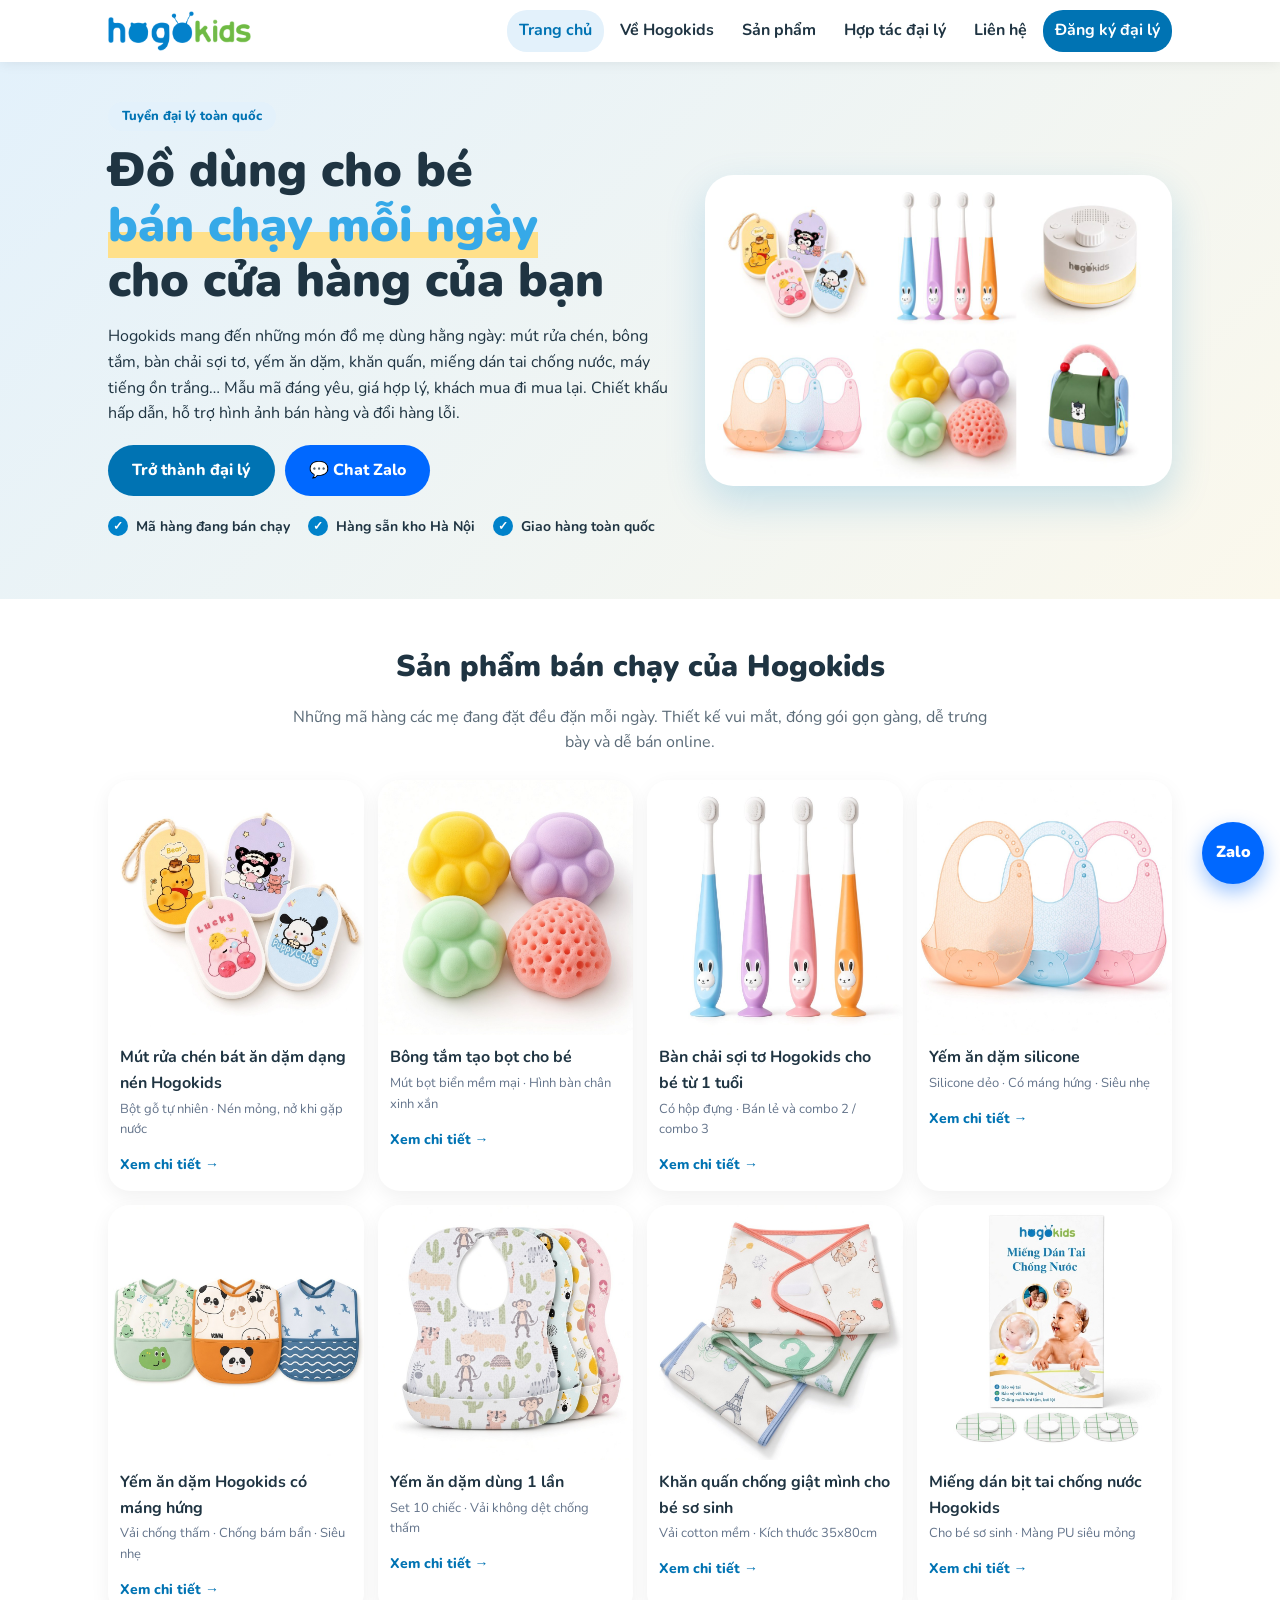
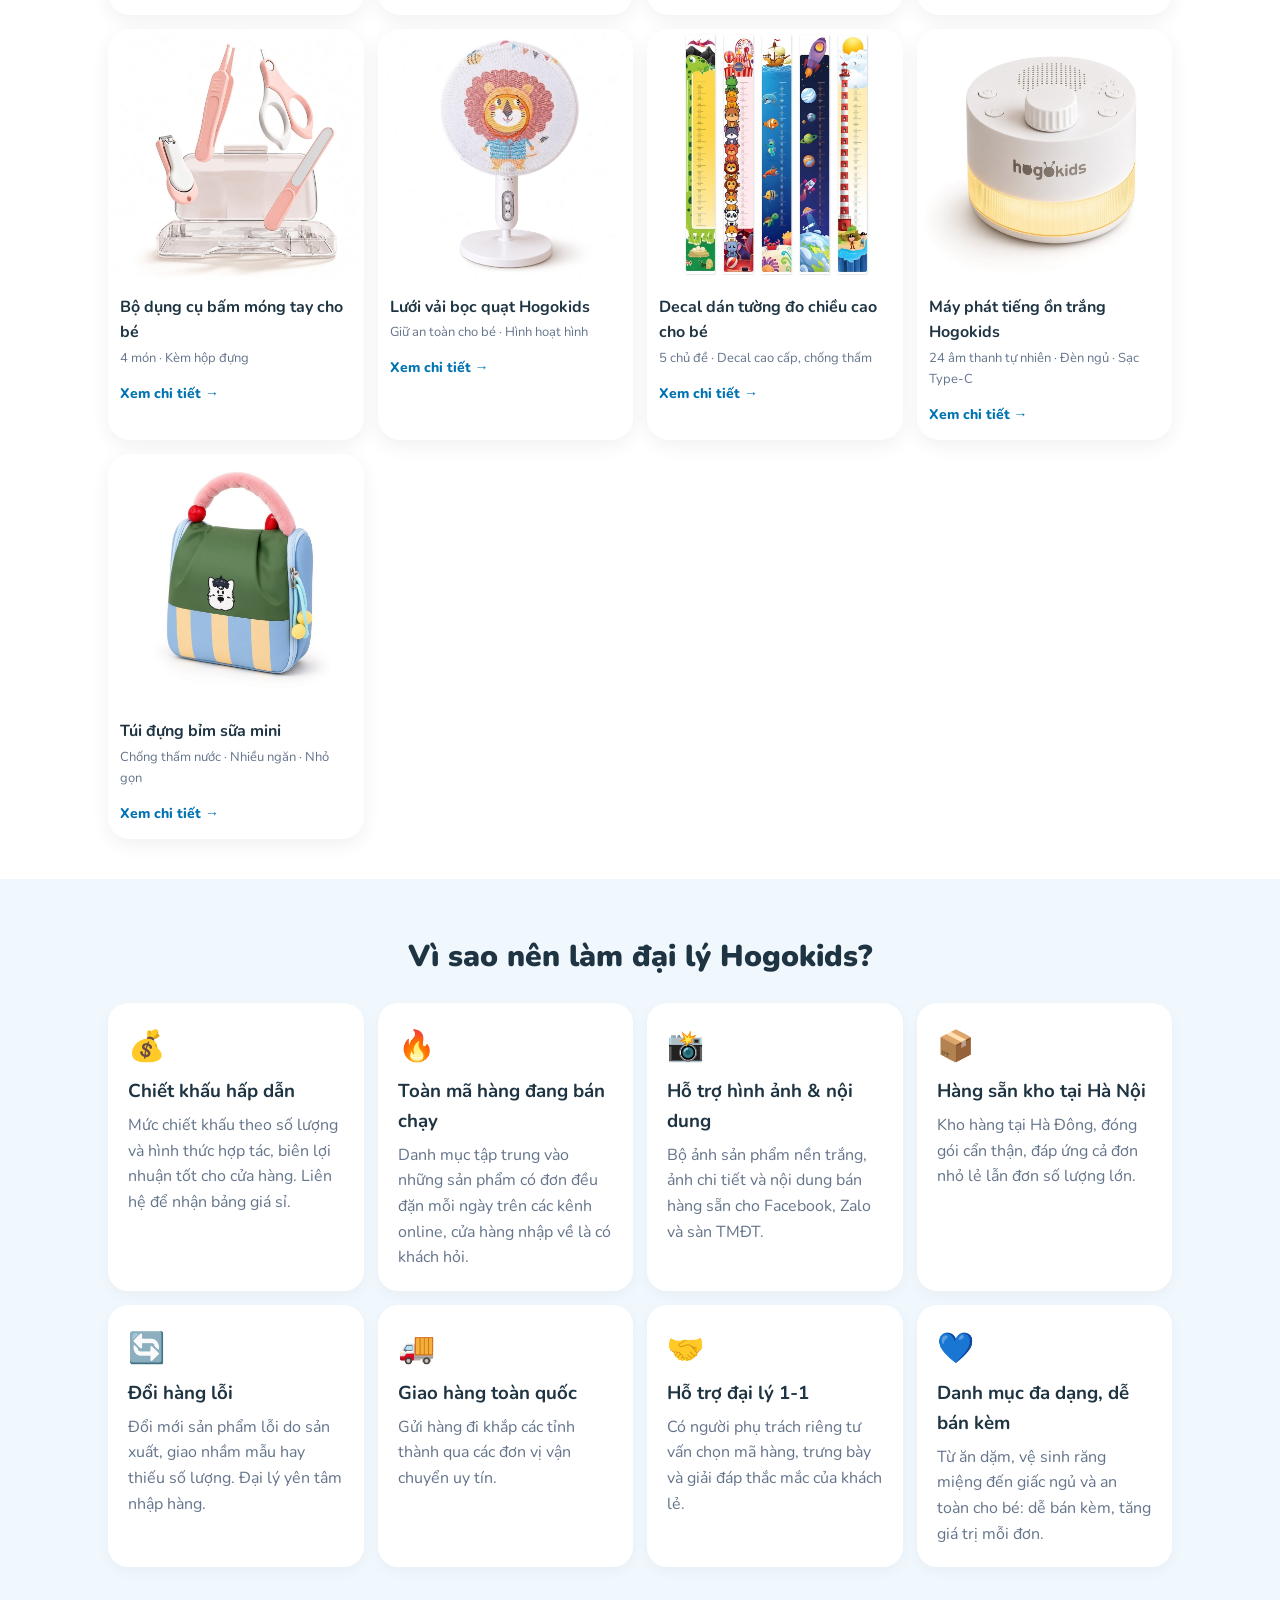
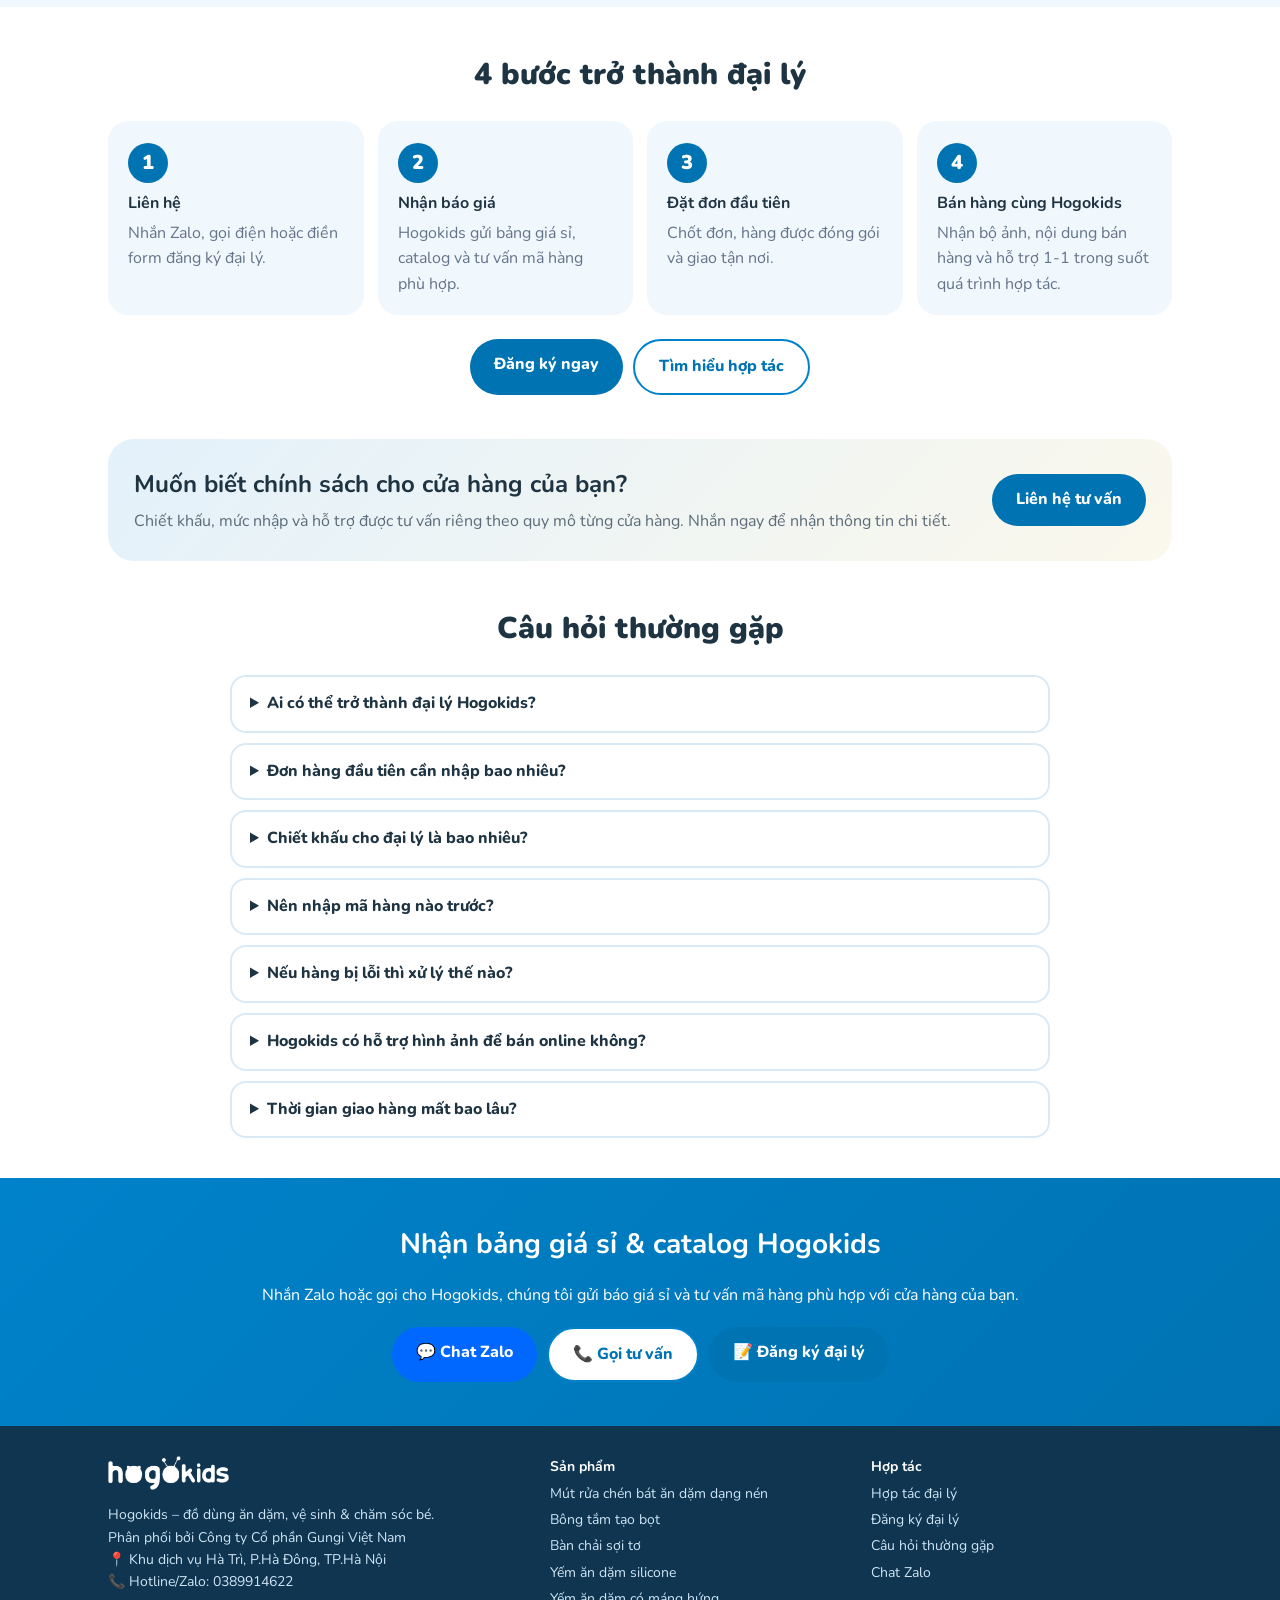
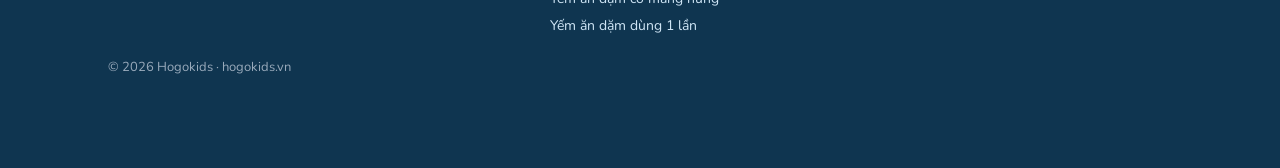
<file: index.html>
<!doctype html><html lang="vi"><head><meta charset="utf-8"><meta name="viewport" content="width=device-width,initial-scale=1"><link rel="icon" type="image/png" href="img/favicon.png">
<title>Trang chủ | Hogokids – Đồ dùng mẹ & bé</title><meta name="description" content="Hogokids – đồ dùng ăn dặm, vệ sinh và chăm sóc bé. Tuyển đại lý, shop mẹ bé toàn quốc: chiết khấu hấp dẫn, hàng sẵn kho, hỗ trợ hình ảnh bán hàng."><meta property="og:image" content="https://hogokids.vn/img/p_hero.jpg">
<link rel="preconnect" href="https://fonts.googleapis.com"><link href="https://fonts.googleapis.com/css2?family=Nunito:wght@400;600;800;900&display=swap" rel="stylesheet"><link rel="stylesheet" href="style.css"></head><body>
<header><div class="wrap hd"><a class="logo" href="index.html"><img src="img/logo.png" alt="Hogokids" width="146" height="40"></a><button class="mb" onclick="document.body.classList.toggle('open')" aria-label="Menu">☰</button><nav><a href="index.html" class=on>Trang chủ</a><a href="ve-hogokids.html">Về Hogokids</a><a href="san-pham.html">Sản phẩm</a><a href="chinh-sach-dai-ly.html">Hợp tác đại lý</a><a href="lien-he.html">Liên hệ</a><a class="nb" href="dang-ky.html">Đăng ký đại lý</a></nav></div></header>
<main><section class="hero"><div class="wrap hg"><div><span class="tag">Tuyển đại lý toàn quốc</span><h1>Đồ dùng cho bé<br><em>bán chạy mỗi ngày</em><br>cho cửa hàng của bạn</h1><p>Hogokids mang đến những món đồ mẹ dùng hằng ngày: mút rửa chén, bông tắm, bàn chải sợi tơ, yếm ăn dặm, khăn quấn, miếng dán tai chống nước, máy tiếng ồn trắng… Mẫu mã đáng yêu, giá hợp lý, khách mua đi mua lại. Chiết khấu hấp dẫn, hỗ trợ hình ảnh bán hàng và đổi hàng lỗi.</p><div class="btns"><a class="btn" href="dang-ky.html">Trở thành đại lý</a><a class="btn z" href="https://zalo.me/0389914622">💬 Chat Zalo</a></div>
<ul class="chk"><li>Mã hàng đang bán chạy</li><li>Hàng sẵn kho Hà Nội</li><li>Giao hàng toàn quốc</li></ul></div><img class="hi" src="img/p_hero.jpg" alt="Sản phẩm Hogokids" width="1200" height="800"></div></section>
<section class="wrap"><h2 class="t">Sản phẩm bán chạy của Hogokids</h2><p class="lead">Những mã hàng các mẹ đang đặt đều đặn mỗi ngày. Thiết kế vui mắt, đóng gói gọn gàng, dễ trưng bày và dễ bán online.</p><div class="grid"><a class="card" href="san-pham.html#mut-rua"><img src="img/p_mut-rua.jpg" alt="Mút rửa chén bát ăn dặm dạng nén Hogokids" loading="lazy"><h3>Mút rửa chén bát ăn dặm dạng nén Hogokids</h3><p>Bột gỗ tự nhiên · Nén mỏng, nở khi gặp nước</p><span>Xem chi tiết →</span></a><a class="card" href="san-pham.html#bong-tam"><img src="img/p_bong-tam.jpg" alt="Bông tắm tạo bọt cho bé" loading="lazy"><h3>Bông tắm tạo bọt cho bé</h3><p>Mút bọt biển mềm mại · Hình bàn chân xinh xắn</p><span>Xem chi tiết →</span></a><a class="card" href="san-pham.html#ban-chai"><img src="img/p_ban-chai.jpg" alt="Bàn chải sợi tơ Hogokids cho bé từ 1 tuổi" loading="lazy"><h3>Bàn chải sợi tơ Hogokids cho bé từ 1 tuổi</h3><p>Có hộp đựng · Bán lẻ và combo 2 / combo 3</p><span>Xem chi tiết →</span></a><a class="card" href="san-pham.html#yem-silicone"><img src="img/p_yem-silicone.jpg" alt="Yếm ăn dặm silicone" loading="lazy"><h3>Yếm ăn dặm silicone</h3><p>Silicone dẻo · Có máng hứng · Siêu nhẹ</p><span>Xem chi tiết →</span></a><a class="card" href="san-pham.html#yem-mang"><img src="img/p_yem-mang.jpg" alt="Yếm ăn dặm Hogokids có máng hứng" loading="lazy"><h3>Yếm ăn dặm Hogokids có máng hứng</h3><p>Vải chống thấm · Chống bám bẩn · Siêu nhẹ</p><span>Xem chi tiết →</span></a><a class="card" href="san-pham.html#yem-1-lan"><img src="img/p_yem-1-lan.jpg" alt="Yếm ăn dặm dùng 1 lần" loading="lazy"><h3>Yếm ăn dặm dùng 1 lần</h3><p>Set 10 chiếc · Vải không dệt chống thấm</p><span>Xem chi tiết →</span></a><a class="card" href="san-pham.html#khan-quan"><img src="img/p_khan-quan.jpg" alt="Khăn quấn chống giật mình cho bé sơ sinh" loading="lazy"><h3>Khăn quấn chống giật mình cho bé sơ sinh</h3><p>Vải cotton mềm · Kích thước 35x80cm</p><span>Xem chi tiết →</span></a><a class="card" href="san-pham.html#dan-tai"><img src="img/p_dan-tai.jpg" alt="Miếng dán bịt tai chống nước Hogokids" loading="lazy"><h3>Miếng dán bịt tai chống nước Hogokids</h3><p>Cho bé sơ sinh · Màng PU siêu mỏng</p><span>Xem chi tiết →</span></a><a class="card" href="san-pham.html#bam-mong"><img src="img/p_bam-mong.jpg" alt="Bộ dụng cụ bấm móng tay cho bé" loading="lazy"><h3>Bộ dụng cụ bấm móng tay cho bé</h3><p>4 món · Kèm hộp đựng</p><span>Xem chi tiết →</span></a><a class="card" href="san-pham.html#luoi-quat"><img src="img/p_luoi-quat.jpg" alt="Lưới vải bọc quạt Hogokids" loading="lazy"><h3>Lưới vải bọc quạt Hogokids</h3><p>Giữ an toàn cho bé · Hình hoạt hình</p><span>Xem chi tiết →</span></a><a class="card" href="san-pham.html#decal"><img src="img/p_decal.jpg" alt="Decal dán tường đo chiều cao cho bé" loading="lazy"><h3>Decal dán tường đo chiều cao cho bé</h3><p>5 chủ đề · Decal cao cấp, chống thấm</p><span>Xem chi tiết →</span></a><a class="card" href="san-pham.html#may-on-trang"><img src="img/p_may-on-trang.jpg" alt="Máy phát tiếng ồn trắng Hogokids" loading="lazy"><h3>Máy phát tiếng ồn trắng Hogokids</h3><p>24 âm thanh tự nhiên · Đèn ngủ · Sạc Type-C</p><span>Xem chi tiết →</span></a><a class="card" href="san-pham.html#tui-bim"><img src="img/p_tui-bim.jpg" alt="Túi đựng bỉm sữa mini" loading="lazy"><h3>Túi đựng bỉm sữa mini</h3><p>Chống thấm nước · Nhiều ngăn · Nhỏ gọn</p><span>Xem chi tiết →</span></a></div></section>
<section class="soft"><div class="wrap"><h2 class="t">Vì sao nên làm đại lý Hogokids?</h2><div class="feat"><div><i>💰</i><h3>Chiết khấu hấp dẫn</h3><p>Mức chiết khấu theo số lượng và hình thức hợp tác, biên lợi nhuận tốt cho cửa hàng. Liên hệ để nhận bảng giá sỉ.</p></div><div><i>🔥</i><h3>Toàn mã hàng đang bán chạy</h3><p>Danh mục tập trung vào những sản phẩm có đơn đều đặn mỗi ngày trên các kênh online, cửa hàng nhập về là có khách hỏi.</p></div><div><i>📸</i><h3>Hỗ trợ hình ảnh & nội dung</h3><p>Bộ ảnh sản phẩm nền trắng, ảnh chi tiết và nội dung bán hàng sẵn cho Facebook, Zalo và sàn TMĐT.</p></div><div><i>📦</i><h3>Hàng sẵn kho tại Hà Nội</h3><p>Kho hàng tại Hà Đông, đóng gói cẩn thận, đáp ứng cả đơn nhỏ lẻ lẫn đơn số lượng lớn.</p></div><div><i>🔄</i><h3>Đổi hàng lỗi</h3><p>Đổi mới sản phẩm lỗi do sản xuất, giao nhầm mẫu hay thiếu số lượng. Đại lý yên tâm nhập hàng.</p></div><div><i>🚚</i><h3>Giao hàng toàn quốc</h3><p>Gửi hàng đi khắp các tỉnh thành qua các đơn vị vận chuyển uy tín.</p></div><div><i>🤝</i><h3>Hỗ trợ đại lý 1-1</h3><p>Có người phụ trách riêng tư vấn chọn mã hàng, trưng bày và giải đáp thắc mắc của khách lẻ.</p></div><div><i>💙</i><h3>Danh mục đa dạng, dễ bán kèm</h3><p>Từ ăn dặm, vệ sinh răng miệng đến giấc ngủ và an toàn cho bé: dễ bán kèm, tăng giá trị mỗi đơn.</p></div></div></div></section>
<section class="wrap"><h2 class="t">4 bước trở thành đại lý</h2><ol class="steps"><li><b>Liên hệ</b><p>Nhắn Zalo, gọi điện hoặc điền form đăng ký đại lý.</p></li><li><b>Nhận báo giá</b><p>Hogokids gửi bảng giá sỉ, catalog và tư vấn mã hàng phù hợp.</p></li><li><b>Đặt đơn đầu tiên</b><p>Chốt đơn, hàng được đóng gói và giao tận nơi.</p></li><li><b>Bán hàng cùng Hogokids</b><p>Nhận bộ ảnh, nội dung bán hàng và hỗ trợ 1-1 trong suốt quá trình hợp tác.</p></li></ol><div class="btns c"><a class="btn" href="dang-ky.html">Đăng ký ngay</a><a class="btn w" href="chinh-sach-dai-ly.html">Tìm hiểu hợp tác</a></div></section>
<section class="wrap"><div class="band"><div><h2>Muốn biết chính sách cho cửa hàng của bạn?</h2><p>Chiết khấu, mức nhập và hỗ trợ được tư vấn riêng theo quy mô từng cửa hàng. Nhắn ngay để nhận thông tin chi tiết.</p></div><a class="btn y" href="https://zalo.me/0389914622">Liên hệ tư vấn</a></div></section>
<section class="wrap"><h2 class="t">Câu hỏi thường gặp</h2><div class="faq" id="faq"><details><summary>Ai có thể trở thành đại lý Hogokids?</summary><p>Cửa hàng mẹ & bé, nhà thuốc, siêu thị mini, người bán online trên Facebook, Zalo, sàn TMĐT… đều có thể hợp tác cùng Hogokids.</p></details><details><summary>Đơn hàng đầu tiên cần nhập bao nhiêu?</summary><p>Hogokids có nhiều mức nhập linh hoạt cho cửa hàng mới bắt đầu và đại lý lớn. Liên hệ Zalo để được tư vấn mức nhập phù hợp.</p></details><details><summary>Chiết khấu cho đại lý là bao nhiêu?</summary><p>Mức chiết khấu phụ thuộc số lượng và hình thức hợp tác. Vui lòng nhắn Zalo hoặc gọi để nhận bảng giá sỉ mới nhất.</p></details><details><summary>Nên nhập mã hàng nào trước?</summary><p>Hogokids sẽ gợi ý các mã đang bán chạy nhất, phù hợp với tệp khách của cửa hàng, để bạn bắt đầu với số vốn hợp lý.</p></details><details><summary>Nếu hàng bị lỗi thì xử lý thế nào?</summary><p>Sản phẩm lỗi do sản xuất, giao nhầm mẫu hoặc thiếu số lượng sẽ được đổi mới. Đại lý chỉ cần chụp ảnh và báo qua Zalo.</p></details><details><summary>Hogokids có hỗ trợ hình ảnh để bán online không?</summary><p>Có. Đại lý được cung cấp bộ ảnh sản phẩm nền trắng, ảnh chi tiết và nội dung mô tả để đăng bán ngay.</p></details><details><summary>Thời gian giao hàng mất bao lâu?</summary><p>Hogokids giao hàng toàn quốc. Thời gian tùy khu vực và đơn vị vận chuyển, thường từ 1–5 ngày.</p></details></div></section></main>
<section class="cta"><div class="wrap"><h2>Nhận bảng giá sỉ & catalog Hogokids</h2><p>Nhắn Zalo hoặc gọi cho Hogokids, chúng tôi gửi báo giá sỉ và tư vấn mã hàng phù hợp với cửa hàng của bạn.</p><div class="btns"><a class="btn z" href="https://zalo.me/0389914622">💬 Chat Zalo</a><a class="btn w" href="tel:0389914622">📞 Gọi tư vấn</a><a class="btn y" href="dang-ky.html">📝 Đăng ký đại lý</a></div></div></section>
<footer><div class="wrap fg"><div><b class="logo"><img src="img/logo_white.png" alt="Hogokids" width="146" height="40"></b><p>Hogokids – đồ dùng ăn dặm, vệ sinh & chăm sóc bé.<br>Phân phối bởi Công ty Cổ phần Gungi Việt Nam<br>📍 Khu dịch vụ Hà Trì, P.Hà Đông, TP.Hà Nội<br>📞 Hotline/Zalo: <a href="tel:0389914622" style="display:inline">0389914622</a></p></div><div><b>Sản phẩm</b><a href="san-pham.html#mut-rua">Mút rửa chén bát ăn dặm dạng nén</a><a href="san-pham.html#bong-tam">Bông tắm tạo bọt</a><a href="san-pham.html#ban-chai">Bàn chải sợi tơ</a><a href="san-pham.html#yem-silicone">Yếm ăn dặm silicone</a><a href="san-pham.html#yem-mang">Yếm ăn dặm có máng hứng</a><a href="san-pham.html#yem-1-lan">Yếm ăn dặm dùng 1 lần</a></div><div><b>Hợp tác</b><a href="chinh-sach-dai-ly.html">Hợp tác đại lý</a><a href="dang-ky.html">Đăng ký đại lý</a><a href="index.html#faq">Câu hỏi thường gặp</a><a href="https://zalo.me/0389914622">Chat Zalo</a></div></div><p class="wrap s">© 2026 Hogokids · hogokids.vn</p></footer><a class="fz" href="https://zalo.me/0389914622" aria-label="Chat Zalo">Zalo</a></body></html>
</file>
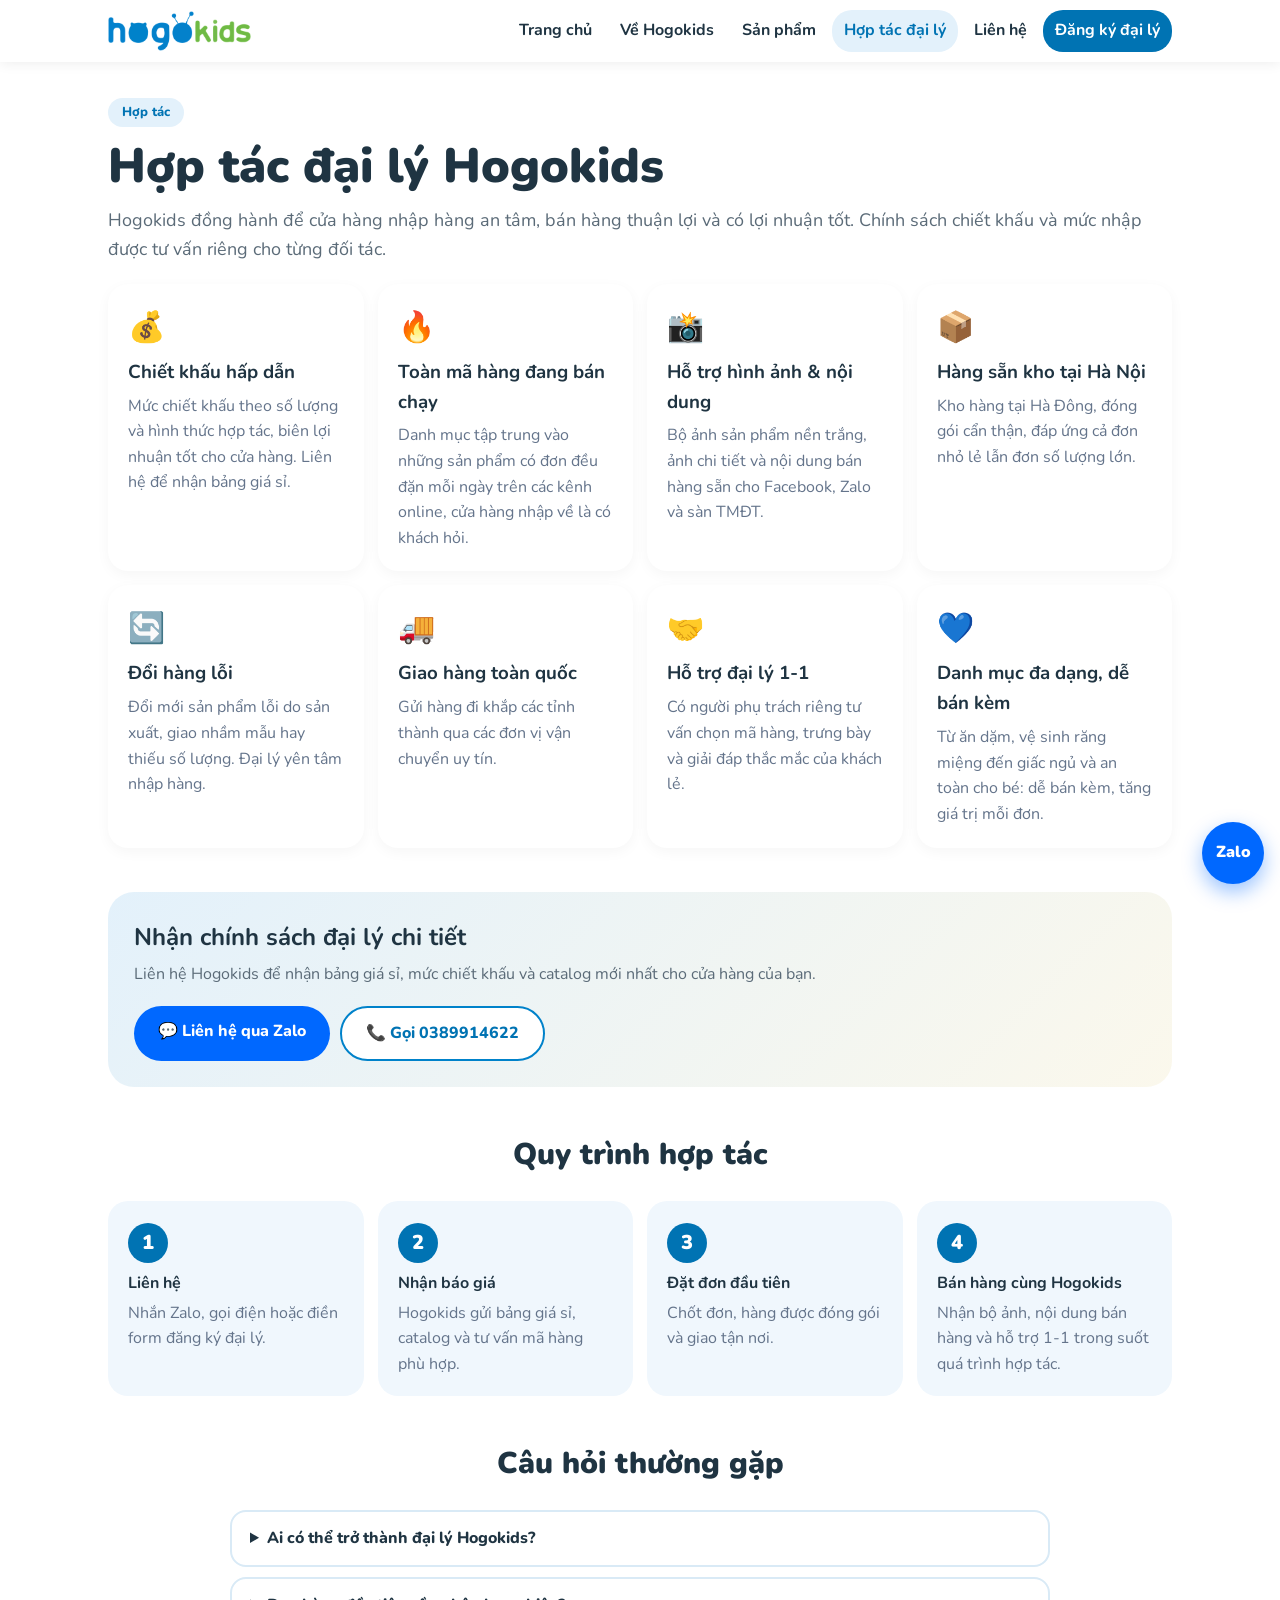
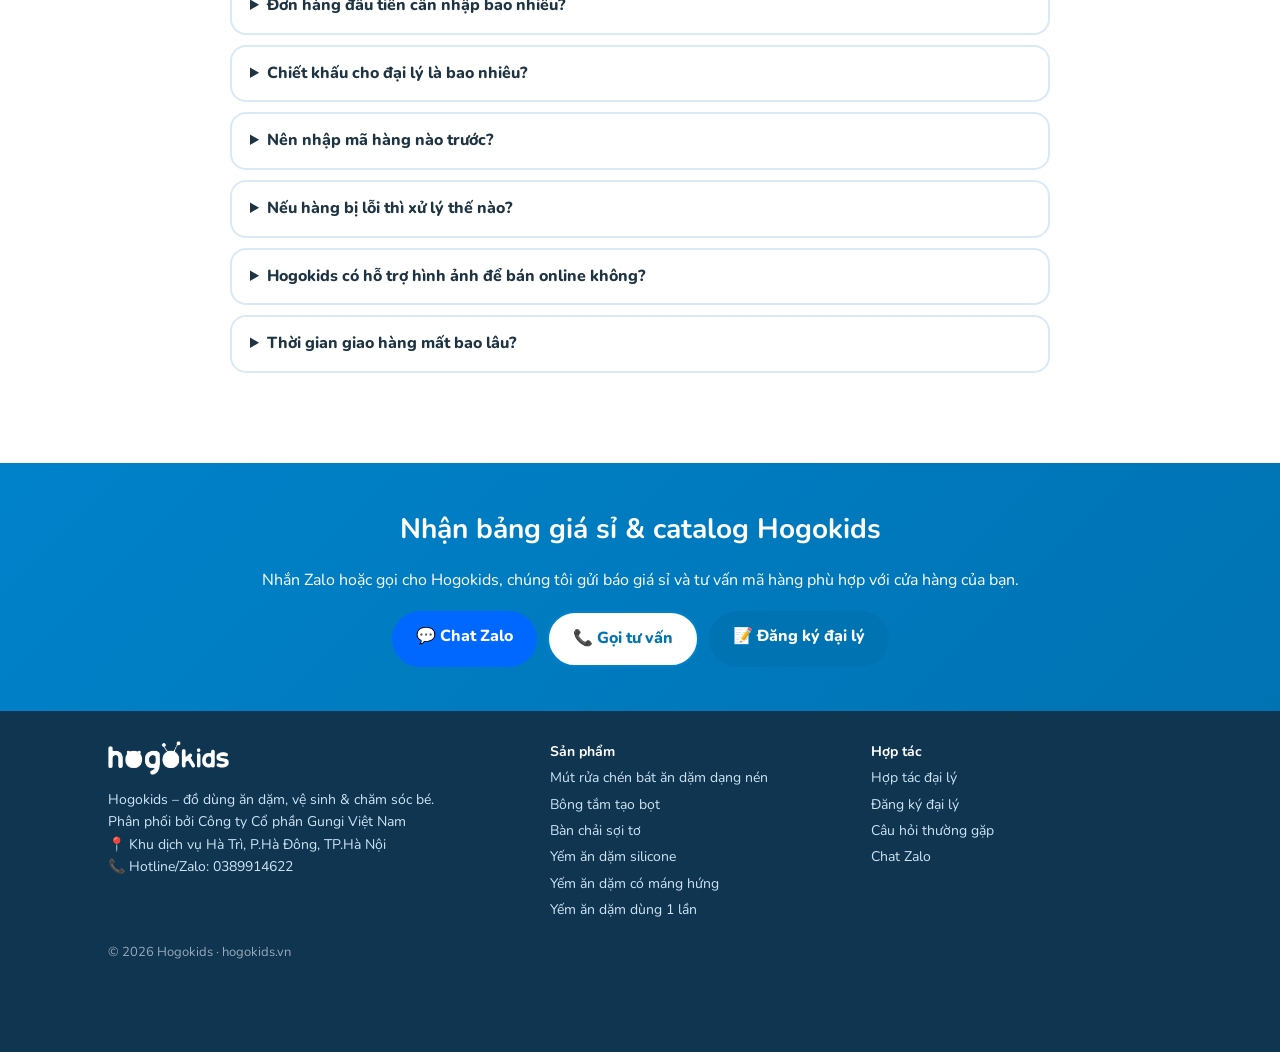
<file: chinh-sach-dai-ly.html>
<!doctype html><html lang="vi"><head><meta charset="utf-8"><meta name="viewport" content="width=device-width,initial-scale=1"><link rel="icon" type="image/png" href="img/favicon.png">
<title>Hợp tác đại lý | Hogokids – Đồ dùng mẹ & bé</title><meta name="description" content="Hogokids – đồ dùng ăn dặm, vệ sinh và chăm sóc bé. Tuyển đại lý, shop mẹ bé toàn quốc: chiết khấu hấp dẫn, hàng sẵn kho, hỗ trợ hình ảnh bán hàng."><meta property="og:image" content="https://hogokids.vn/img/p_hero.jpg">
<link rel="preconnect" href="https://fonts.googleapis.com"><link href="https://fonts.googleapis.com/css2?family=Nunito:wght@400;600;800;900&display=swap" rel="stylesheet"><link rel="stylesheet" href="style.css"></head><body>
<header><div class="wrap hd"><a class="logo" href="index.html"><img src="img/logo.png" alt="Hogokids" width="146" height="40"></a><button class="mb" onclick="document.body.classList.toggle('open')" aria-label="Menu">☰</button><nav><a href="index.html">Trang chủ</a><a href="ve-hogokids.html">Về Hogokids</a><a href="san-pham.html">Sản phẩm</a><a href="chinh-sach-dai-ly.html" class=on>Hợp tác đại lý</a><a href="lien-he.html">Liên hệ</a><a class="nb" href="dang-ky.html">Đăng ký đại lý</a></nav></div></header>
<main><section class="wrap pg"><span class="tag">Hợp tác</span><h1>Hợp tác đại lý Hogokids</h1><p class="lead l">Hogokids đồng hành để cửa hàng nhập hàng an tâm, bán hàng thuận lợi và có lợi nhuận tốt. Chính sách chiết khấu và mức nhập được tư vấn riêng cho từng đối tác.</p><div class="feat"><div><i>💰</i><h3>Chiết khấu hấp dẫn</h3><p>Mức chiết khấu theo số lượng và hình thức hợp tác, biên lợi nhuận tốt cho cửa hàng. Liên hệ để nhận bảng giá sỉ.</p></div><div><i>🔥</i><h3>Toàn mã hàng đang bán chạy</h3><p>Danh mục tập trung vào những sản phẩm có đơn đều đặn mỗi ngày trên các kênh online, cửa hàng nhập về là có khách hỏi.</p></div><div><i>📸</i><h3>Hỗ trợ hình ảnh & nội dung</h3><p>Bộ ảnh sản phẩm nền trắng, ảnh chi tiết và nội dung bán hàng sẵn cho Facebook, Zalo và sàn TMĐT.</p></div><div><i>📦</i><h3>Hàng sẵn kho tại Hà Nội</h3><p>Kho hàng tại Hà Đông, đóng gói cẩn thận, đáp ứng cả đơn nhỏ lẻ lẫn đơn số lượng lớn.</p></div><div><i>🔄</i><h3>Đổi hàng lỗi</h3><p>Đổi mới sản phẩm lỗi do sản xuất, giao nhầm mẫu hay thiếu số lượng. Đại lý yên tâm nhập hàng.</p></div><div><i>🚚</i><h3>Giao hàng toàn quốc</h3><p>Gửi hàng đi khắp các tỉnh thành qua các đơn vị vận chuyển uy tín.</p></div><div><i>🤝</i><h3>Hỗ trợ đại lý 1-1</h3><p>Có người phụ trách riêng tư vấn chọn mã hàng, trưng bày và giải đáp thắc mắc của khách lẻ.</p></div><div><i>💙</i><h3>Danh mục đa dạng, dễ bán kèm</h3><p>Từ ăn dặm, vệ sinh răng miệng đến giấc ngủ và an toàn cho bé: dễ bán kèm, tăng giá trị mỗi đơn.</p></div></div>
<div class="band"><div><h2>Nhận chính sách đại lý chi tiết</h2><p>Liên hệ Hogokids để nhận bảng giá sỉ, mức chiết khấu và catalog mới nhất cho cửa hàng của bạn.</p></div><div class="btns" style="margin:0"><a class="btn z" href="https://zalo.me/0389914622">💬 Liên hệ qua Zalo</a><a class="btn w" href="tel:0389914622">📞 Gọi 0389914622</a></div></div>
<h2 class="t">Quy trình hợp tác</h2><ol class="steps"><li><b>Liên hệ</b><p>Nhắn Zalo, gọi điện hoặc điền form đăng ký đại lý.</p></li><li><b>Nhận báo giá</b><p>Hogokids gửi bảng giá sỉ, catalog và tư vấn mã hàng phù hợp.</p></li><li><b>Đặt đơn đầu tiên</b><p>Chốt đơn, hàng được đóng gói và giao tận nơi.</p></li><li><b>Bán hàng cùng Hogokids</b><p>Nhận bộ ảnh, nội dung bán hàng và hỗ trợ 1-1 trong suốt quá trình hợp tác.</p></li></ol><h2 class="t">Câu hỏi thường gặp</h2><div class="faq" id="faq"><details><summary>Ai có thể trở thành đại lý Hogokids?</summary><p>Cửa hàng mẹ & bé, nhà thuốc, siêu thị mini, người bán online trên Facebook, Zalo, sàn TMĐT… đều có thể hợp tác cùng Hogokids.</p></details><details><summary>Đơn hàng đầu tiên cần nhập bao nhiêu?</summary><p>Hogokids có nhiều mức nhập linh hoạt cho cửa hàng mới bắt đầu và đại lý lớn. Liên hệ Zalo để được tư vấn mức nhập phù hợp.</p></details><details><summary>Chiết khấu cho đại lý là bao nhiêu?</summary><p>Mức chiết khấu phụ thuộc số lượng và hình thức hợp tác. Vui lòng nhắn Zalo hoặc gọi để nhận bảng giá sỉ mới nhất.</p></details><details><summary>Nên nhập mã hàng nào trước?</summary><p>Hogokids sẽ gợi ý các mã đang bán chạy nhất, phù hợp với tệp khách của cửa hàng, để bạn bắt đầu với số vốn hợp lý.</p></details><details><summary>Nếu hàng bị lỗi thì xử lý thế nào?</summary><p>Sản phẩm lỗi do sản xuất, giao nhầm mẫu hoặc thiếu số lượng sẽ được đổi mới. Đại lý chỉ cần chụp ảnh và báo qua Zalo.</p></details><details><summary>Hogokids có hỗ trợ hình ảnh để bán online không?</summary><p>Có. Đại lý được cung cấp bộ ảnh sản phẩm nền trắng, ảnh chi tiết và nội dung mô tả để đăng bán ngay.</p></details><details><summary>Thời gian giao hàng mất bao lâu?</summary><p>Hogokids giao hàng toàn quốc. Thời gian tùy khu vực và đơn vị vận chuyển, thường từ 1–5 ngày.</p></details></div></section></main>
<section class="cta"><div class="wrap"><h2>Nhận bảng giá sỉ & catalog Hogokids</h2><p>Nhắn Zalo hoặc gọi cho Hogokids, chúng tôi gửi báo giá sỉ và tư vấn mã hàng phù hợp với cửa hàng của bạn.</p><div class="btns"><a class="btn z" href="https://zalo.me/0389914622">💬 Chat Zalo</a><a class="btn w" href="tel:0389914622">📞 Gọi tư vấn</a><a class="btn y" href="dang-ky.html">📝 Đăng ký đại lý</a></div></div></section>
<footer><div class="wrap fg"><div><b class="logo"><img src="img/logo_white.png" alt="Hogokids" width="146" height="40"></b><p>Hogokids – đồ dùng ăn dặm, vệ sinh & chăm sóc bé.<br>Phân phối bởi Công ty Cổ phần Gungi Việt Nam<br>📍 Khu dịch vụ Hà Trì, P.Hà Đông, TP.Hà Nội<br>📞 Hotline/Zalo: <a href="tel:0389914622" style="display:inline">0389914622</a></p></div><div><b>Sản phẩm</b><a href="san-pham.html#mut-rua">Mút rửa chén bát ăn dặm dạng nén</a><a href="san-pham.html#bong-tam">Bông tắm tạo bọt</a><a href="san-pham.html#ban-chai">Bàn chải sợi tơ</a><a href="san-pham.html#yem-silicone">Yếm ăn dặm silicone</a><a href="san-pham.html#yem-mang">Yếm ăn dặm có máng hứng</a><a href="san-pham.html#yem-1-lan">Yếm ăn dặm dùng 1 lần</a></div><div><b>Hợp tác</b><a href="chinh-sach-dai-ly.html">Hợp tác đại lý</a><a href="dang-ky.html">Đăng ký đại lý</a><a href="index.html#faq">Câu hỏi thường gặp</a><a href="https://zalo.me/0389914622">Chat Zalo</a></div></div><p class="wrap s">© 2026 Hogokids · hogokids.vn</p></footer><a class="fz" href="https://zalo.me/0389914622" aria-label="Chat Zalo">Zalo</a></body></html>
</file>
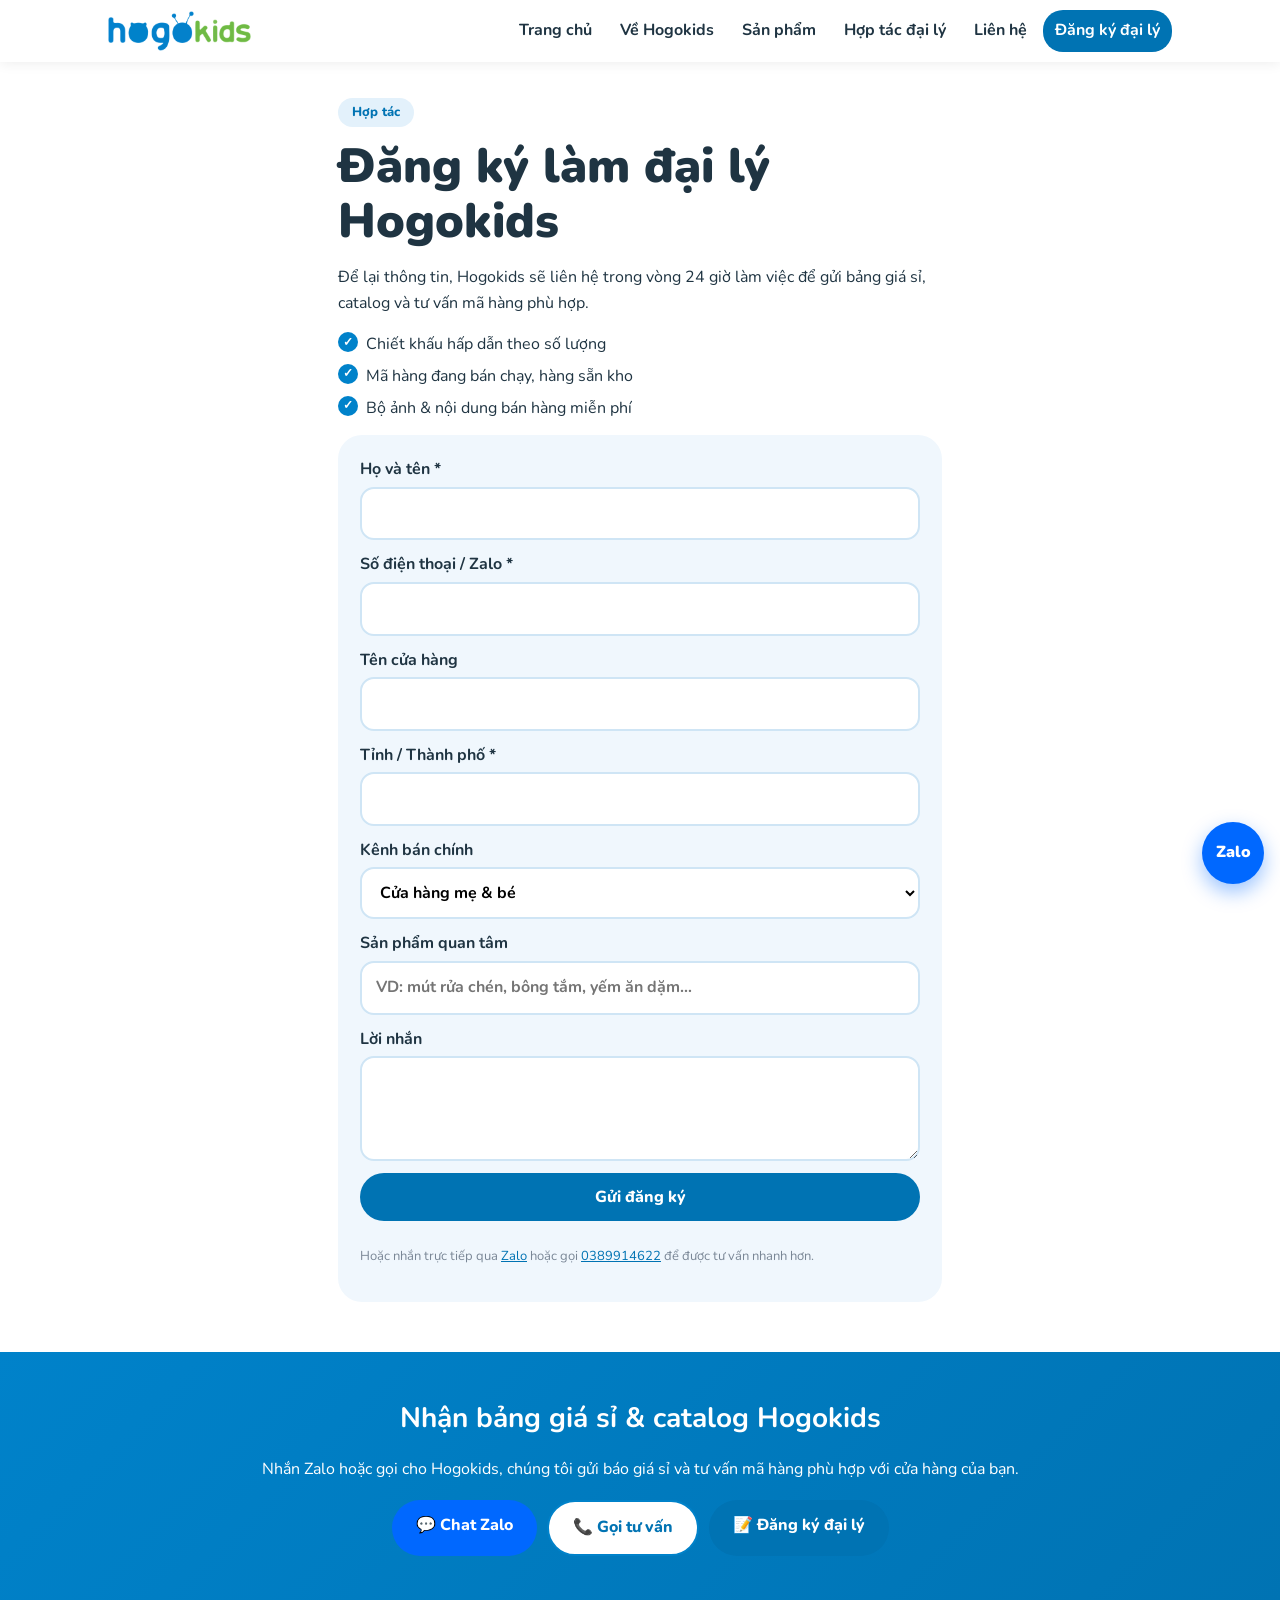
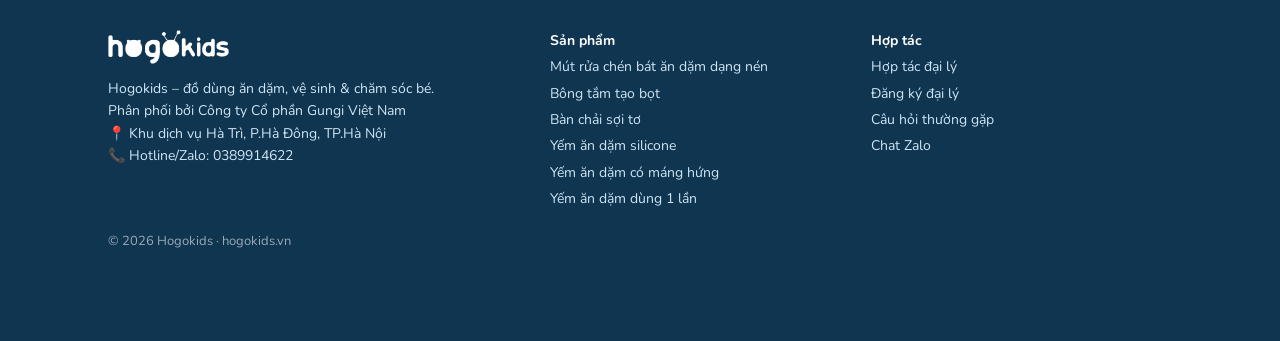
<file: dang-ky.html>
<!doctype html><html lang="vi"><head><meta charset="utf-8"><meta name="viewport" content="width=device-width,initial-scale=1"><link rel="icon" type="image/png" href="img/favicon.png">
<title>Đăng ký đại lý | Hogokids – Đồ dùng mẹ & bé</title><meta name="description" content="Hogokids – đồ dùng ăn dặm, vệ sinh và chăm sóc bé. Tuyển đại lý, shop mẹ bé toàn quốc: chiết khấu hấp dẫn, hàng sẵn kho, hỗ trợ hình ảnh bán hàng."><meta property="og:image" content="https://hogokids.vn/img/p_hero.jpg">
<link rel="preconnect" href="https://fonts.googleapis.com"><link href="https://fonts.googleapis.com/css2?family=Nunito:wght@400;600;800;900&display=swap" rel="stylesheet"><link rel="stylesheet" href="style.css"></head><body>
<header><div class="wrap hd"><a class="logo" href="index.html"><img src="img/logo.png" alt="Hogokids" width="146" height="40"></a><button class="mb" onclick="document.body.classList.toggle('open')" aria-label="Menu">☰</button><nav><a href="index.html">Trang chủ</a><a href="ve-hogokids.html">Về Hogokids</a><a href="san-pham.html">Sản phẩm</a><a href="chinh-sach-dai-ly.html">Hợp tác đại lý</a><a href="lien-he.html">Liên hệ</a><a class="nb" href="dang-ky.html">Đăng ký đại lý</a></nav></div></header>
<main><section class="wrap pg narrow"><span class="tag">Hợp tác</span><h1>Đăng ký làm đại lý Hogokids</h1><p>Để lại thông tin, Hogokids sẽ liên hệ trong vòng 24 giờ làm việc để gửi bảng giá sỉ, catalog và tư vấn mã hàng phù hợp.</p><ul class="chk"><li>Chiết khấu hấp dẫn theo số lượng</li><li>Mã hàng đang bán chạy, hàng sẵn kho</li><li>Bộ ảnh & nội dung bán hàng miễn phí</li></ul>
<form class="fm" action="https://api.web3forms.com/submit" method="POST"><input type="hidden" name="access_key" value="84c41c28-7ea7-4270-8418-8cf3764091f8"><input type="hidden" name="subject" value="[HOGOKIDS] Đăng ký đại lý mới"><input type="hidden" name="Thương hiệu" value="Hogokids"><input type="hidden" name="from_name" value="hogokids.vn"><input type="checkbox" name="botcheck" style="display:none">
<label>Họ và tên *<input name="ho_ten" required></label><label>Số điện thoại / Zalo *<input name="sdt" type="tel" required pattern="[0-9 +]{9,13}"></label><label>Tên cửa hàng<input name="ten_shop"></label><label>Tỉnh / Thành phố *<input name="tinh" required></label>
<label>Kênh bán chính<select name="kenh"><option>Cửa hàng mẹ & bé</option><option>Nhà thuốc</option><option>Bán online (Facebook, Zalo…)</option><option>Sàn TMĐT</option><option>Khác</option></select></label><label>Sản phẩm quan tâm<input name="san_pham" placeholder="VD: mút rửa chén, bông tắm, yếm ăn dặm…"></label><label>Lời nhắn<textarea name="loi_nhan" rows="3"></textarea></label>
<button class="btn" type="submit">Gửi đăng ký</button><p class="s">Hoặc nhắn trực tiếp qua <a href="https://zalo.me/0389914622">Zalo</a> hoặc gọi <a href="tel:0389914622">0389914622</a> để được tư vấn nhanh hơn.</p></form></section></main>
<section class="cta"><div class="wrap"><h2>Nhận bảng giá sỉ & catalog Hogokids</h2><p>Nhắn Zalo hoặc gọi cho Hogokids, chúng tôi gửi báo giá sỉ và tư vấn mã hàng phù hợp với cửa hàng của bạn.</p><div class="btns"><a class="btn z" href="https://zalo.me/0389914622">💬 Chat Zalo</a><a class="btn w" href="tel:0389914622">📞 Gọi tư vấn</a><a class="btn y" href="dang-ky.html">📝 Đăng ký đại lý</a></div></div></section>
<footer><div class="wrap fg"><div><b class="logo"><img src="img/logo_white.png" alt="Hogokids" width="146" height="40"></b><p>Hogokids – đồ dùng ăn dặm, vệ sinh & chăm sóc bé.<br>Phân phối bởi Công ty Cổ phần Gungi Việt Nam<br>📍 Khu dịch vụ Hà Trì, P.Hà Đông, TP.Hà Nội<br>📞 Hotline/Zalo: <a href="tel:0389914622" style="display:inline">0389914622</a></p></div><div><b>Sản phẩm</b><a href="san-pham.html#mut-rua">Mút rửa chén bát ăn dặm dạng nén</a><a href="san-pham.html#bong-tam">Bông tắm tạo bọt</a><a href="san-pham.html#ban-chai">Bàn chải sợi tơ</a><a href="san-pham.html#yem-silicone">Yếm ăn dặm silicone</a><a href="san-pham.html#yem-mang">Yếm ăn dặm có máng hứng</a><a href="san-pham.html#yem-1-lan">Yếm ăn dặm dùng 1 lần</a></div><div><b>Hợp tác</b><a href="chinh-sach-dai-ly.html">Hợp tác đại lý</a><a href="dang-ky.html">Đăng ký đại lý</a><a href="index.html#faq">Câu hỏi thường gặp</a><a href="https://zalo.me/0389914622">Chat Zalo</a></div></div><p class="wrap s">© 2026 Hogokids · hogokids.vn</p></footer><a class="fz" href="https://zalo.me/0389914622" aria-label="Chat Zalo">Zalo</a></body></html>
</file>
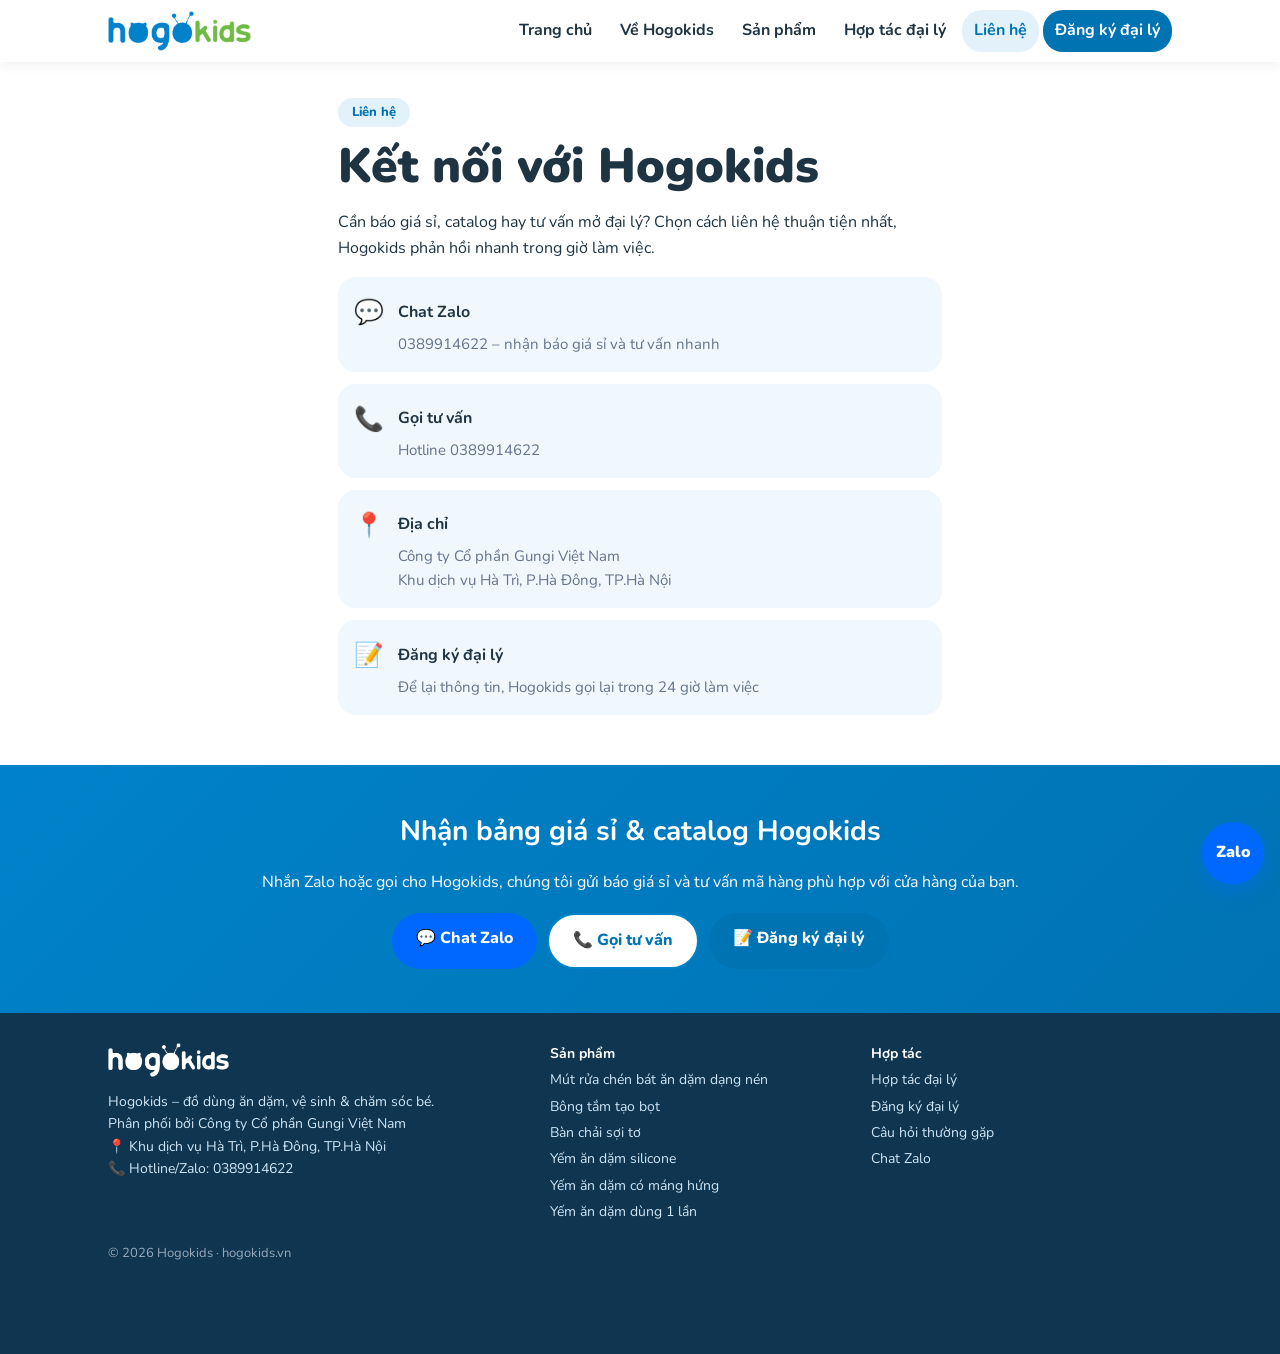
<file: lien-he.html>
<!doctype html><html lang="vi"><head><meta charset="utf-8"><meta name="viewport" content="width=device-width,initial-scale=1"><link rel="icon" type="image/png" href="img/favicon.png">
<title>Liên hệ | Hogokids – Đồ dùng mẹ & bé</title><meta name="description" content="Hogokids – đồ dùng ăn dặm, vệ sinh và chăm sóc bé. Tuyển đại lý, shop mẹ bé toàn quốc: chiết khấu hấp dẫn, hàng sẵn kho, hỗ trợ hình ảnh bán hàng."><meta property="og:image" content="https://hogokids.vn/img/p_hero.jpg">
<link rel="preconnect" href="https://fonts.googleapis.com"><link href="https://fonts.googleapis.com/css2?family=Nunito:wght@400;600;800;900&display=swap" rel="stylesheet"><link rel="stylesheet" href="style.css"></head><body>
<header><div class="wrap hd"><a class="logo" href="index.html"><img src="img/logo.png" alt="Hogokids" width="146" height="40"></a><button class="mb" onclick="document.body.classList.toggle('open')" aria-label="Menu">☰</button><nav><a href="index.html">Trang chủ</a><a href="ve-hogokids.html">Về Hogokids</a><a href="san-pham.html">Sản phẩm</a><a href="chinh-sach-dai-ly.html">Hợp tác đại lý</a><a href="lien-he.html" class=on>Liên hệ</a><a class="nb" href="dang-ky.html">Đăng ký đại lý</a></nav></div></header>
<main><section class="wrap pg narrow"><span class="tag">Liên hệ</span><h1>Kết nối với Hogokids</h1><p>Cần báo giá sỉ, catalog hay tư vấn mở đại lý? Chọn cách liên hệ thuận tiện nhất, Hogokids phản hồi nhanh trong giờ làm việc.</p><div class="cl"><a href="https://zalo.me/0389914622">💬<b>Chat Zalo</b><span>0389914622 – nhận báo giá sỉ và tư vấn nhanh</span></a><a href="tel:0389914622">📞<b>Gọi tư vấn</b><span>Hotline 0389914622</span></a><a href="https://www.google.com/maps/search/?api=1&query=Khu+d%E1%BB%8Bch+v%E1%BB%A5+H%C3%A0+Tr%C3%AC+H%C3%A0+%C4%90%C3%B4ng+H%C3%A0+N%E1%BB%99i">📍<b>Địa chỉ</b><span>Công ty Cổ phần Gungi Việt Nam<br>Khu dịch vụ Hà Trì, P.Hà Đông, TP.Hà Nội</span></a><a href="dang-ky.html">📝<b>Đăng ký đại lý</b><span>Để lại thông tin, Hogokids gọi lại trong 24 giờ làm việc</span></a></div></section></main>
<section class="cta"><div class="wrap"><h2>Nhận bảng giá sỉ & catalog Hogokids</h2><p>Nhắn Zalo hoặc gọi cho Hogokids, chúng tôi gửi báo giá sỉ và tư vấn mã hàng phù hợp với cửa hàng của bạn.</p><div class="btns"><a class="btn z" href="https://zalo.me/0389914622">💬 Chat Zalo</a><a class="btn w" href="tel:0389914622">📞 Gọi tư vấn</a><a class="btn y" href="dang-ky.html">📝 Đăng ký đại lý</a></div></div></section>
<footer><div class="wrap fg"><div><b class="logo"><img src="img/logo_white.png" alt="Hogokids" width="146" height="40"></b><p>Hogokids – đồ dùng ăn dặm, vệ sinh & chăm sóc bé.<br>Phân phối bởi Công ty Cổ phần Gungi Việt Nam<br>📍 Khu dịch vụ Hà Trì, P.Hà Đông, TP.Hà Nội<br>📞 Hotline/Zalo: <a href="tel:0389914622" style="display:inline">0389914622</a></p></div><div><b>Sản phẩm</b><a href="san-pham.html#mut-rua">Mút rửa chén bát ăn dặm dạng nén</a><a href="san-pham.html#bong-tam">Bông tắm tạo bọt</a><a href="san-pham.html#ban-chai">Bàn chải sợi tơ</a><a href="san-pham.html#yem-silicone">Yếm ăn dặm silicone</a><a href="san-pham.html#yem-mang">Yếm ăn dặm có máng hứng</a><a href="san-pham.html#yem-1-lan">Yếm ăn dặm dùng 1 lần</a></div><div><b>Hợp tác</b><a href="chinh-sach-dai-ly.html">Hợp tác đại lý</a><a href="dang-ky.html">Đăng ký đại lý</a><a href="index.html#faq">Câu hỏi thường gặp</a><a href="https://zalo.me/0389914622">Chat Zalo</a></div></div><p class="wrap s">© 2026 Hogokids · hogokids.vn</p></footer><a class="fz" href="https://zalo.me/0389914622" aria-label="Chat Zalo">Zalo</a></body></html>
</file>
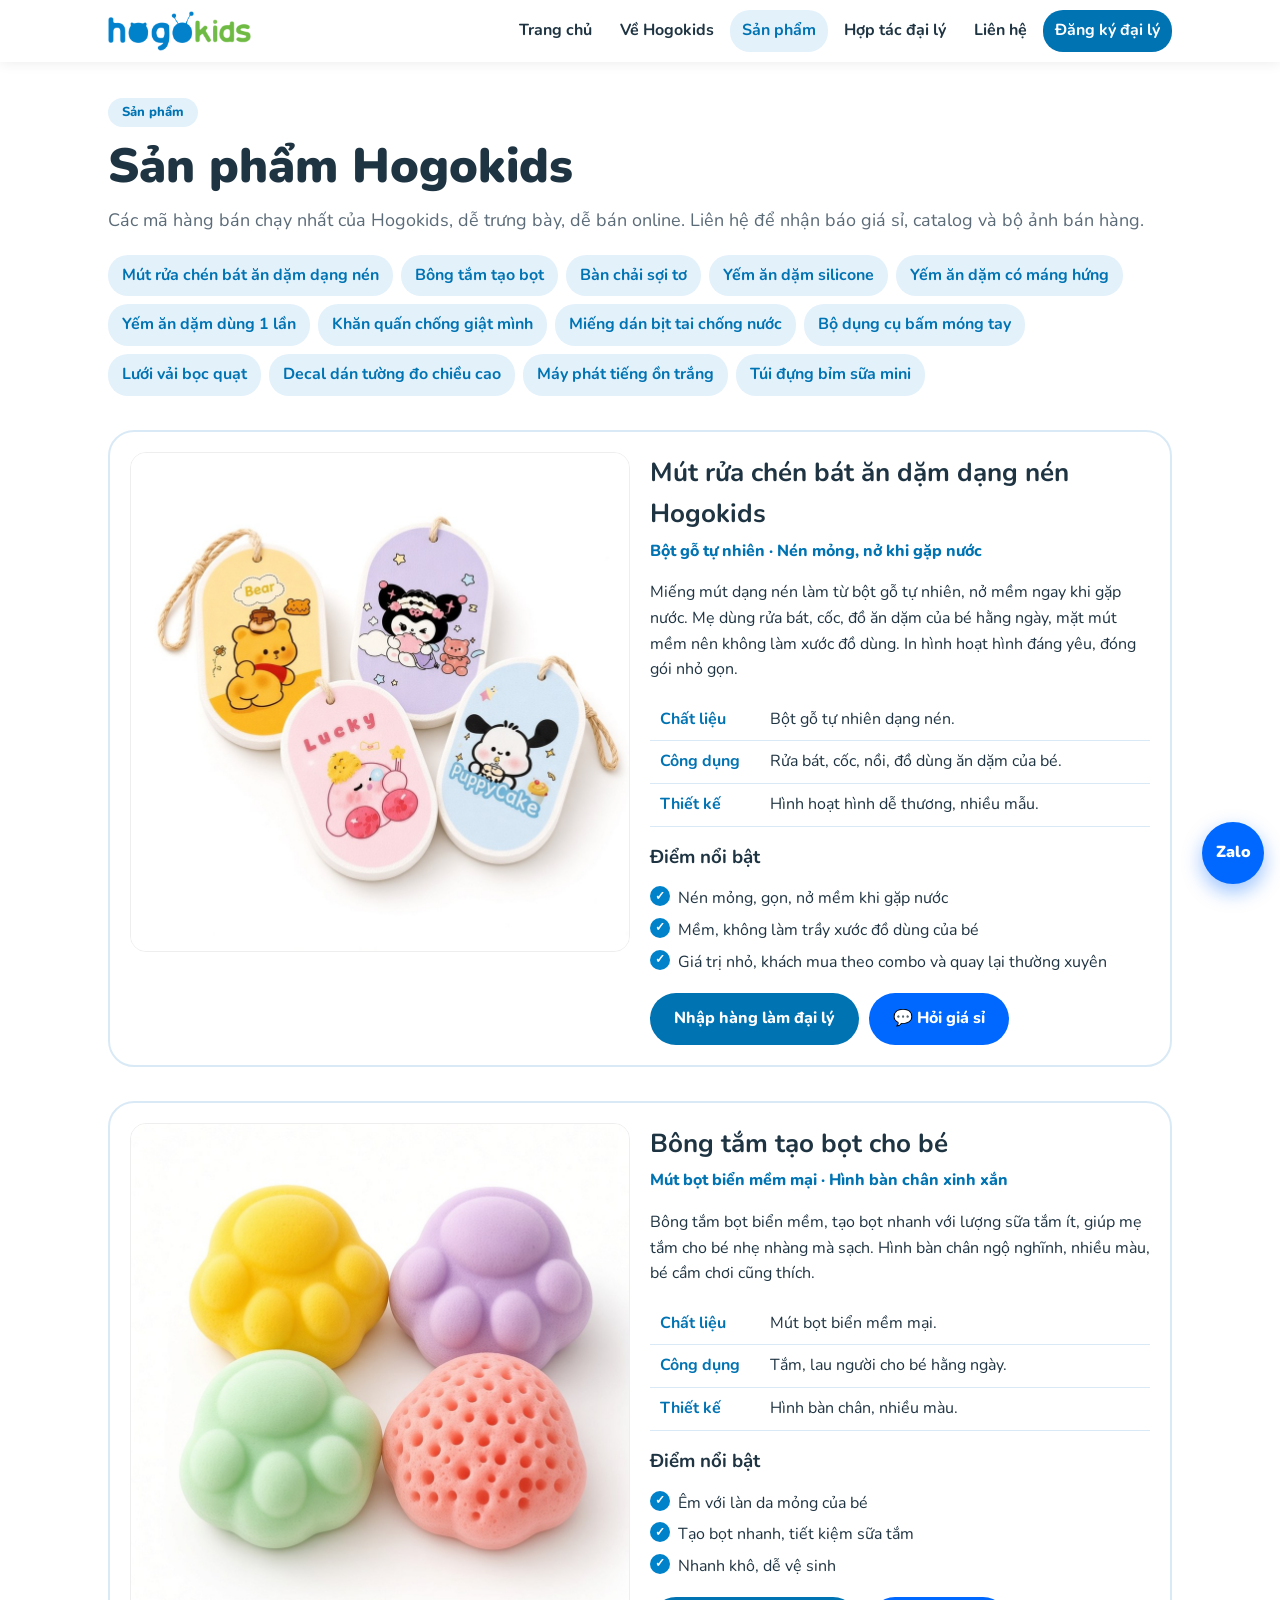
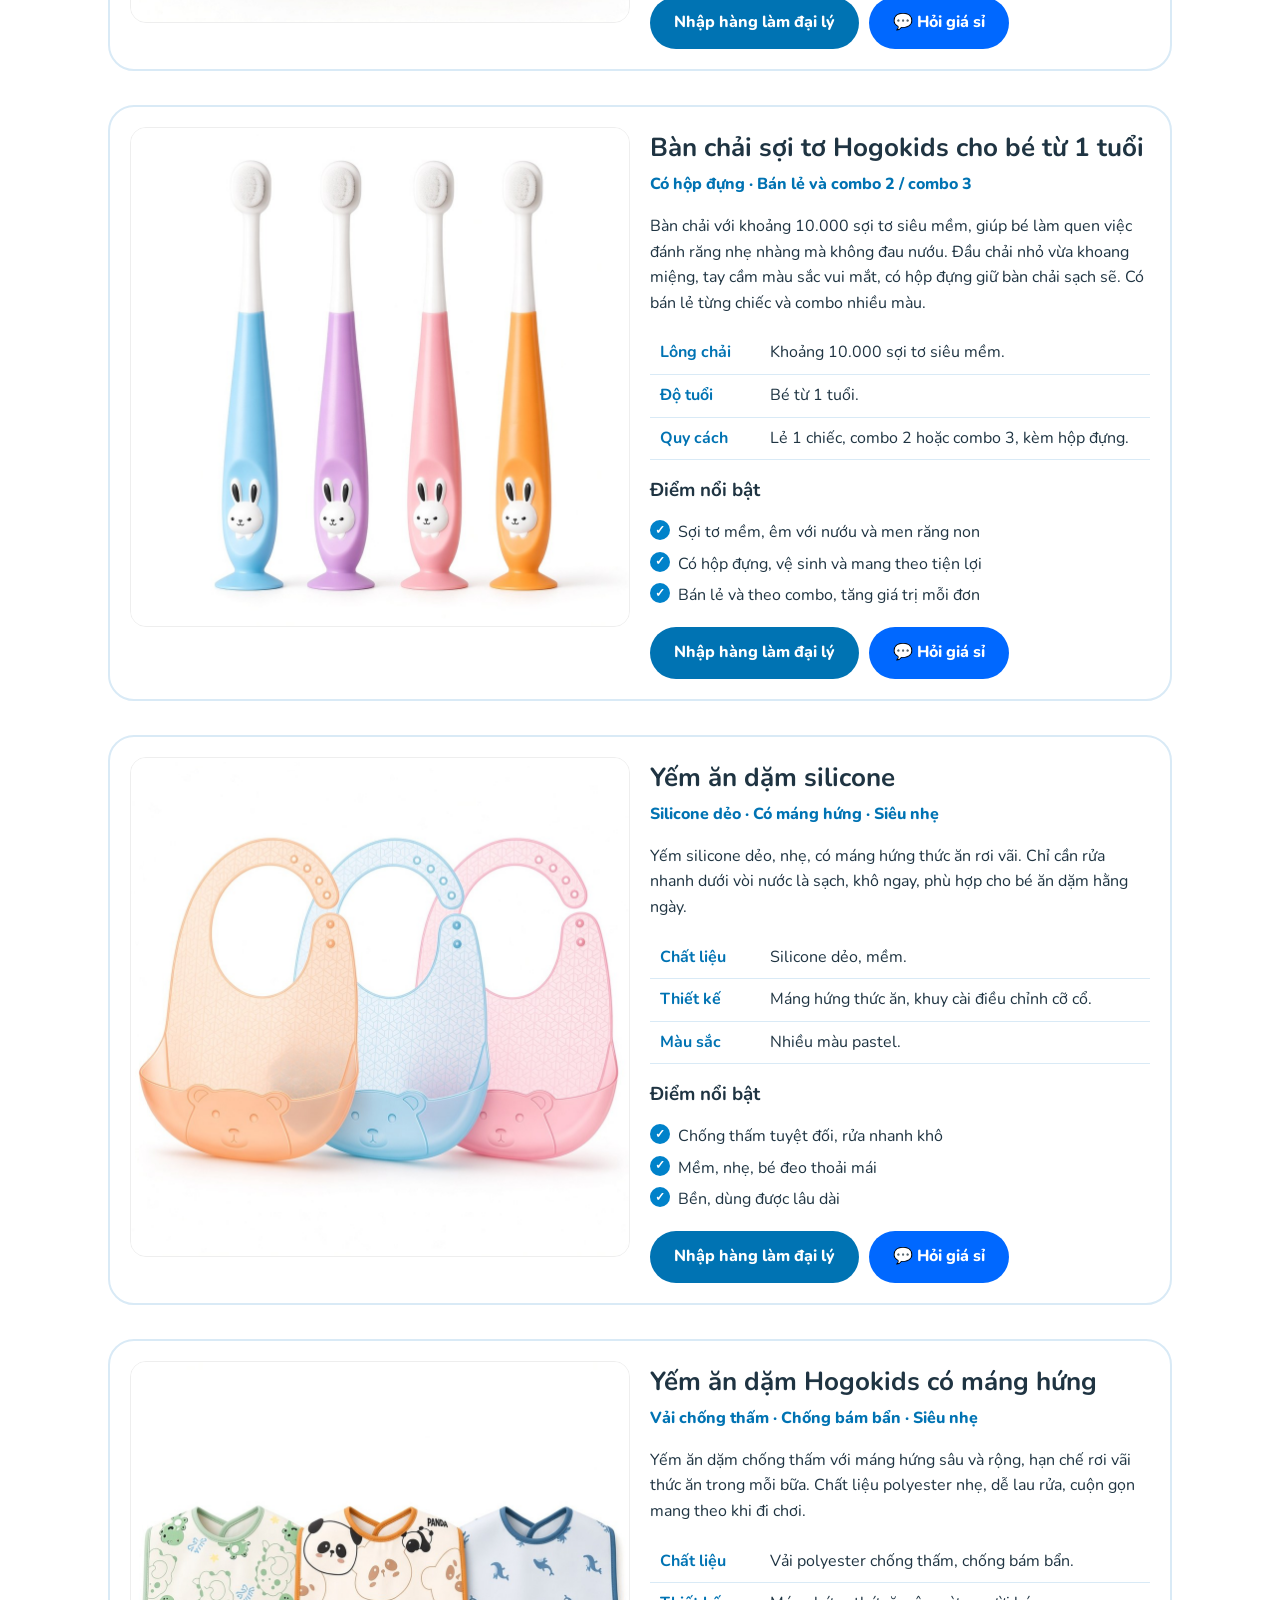
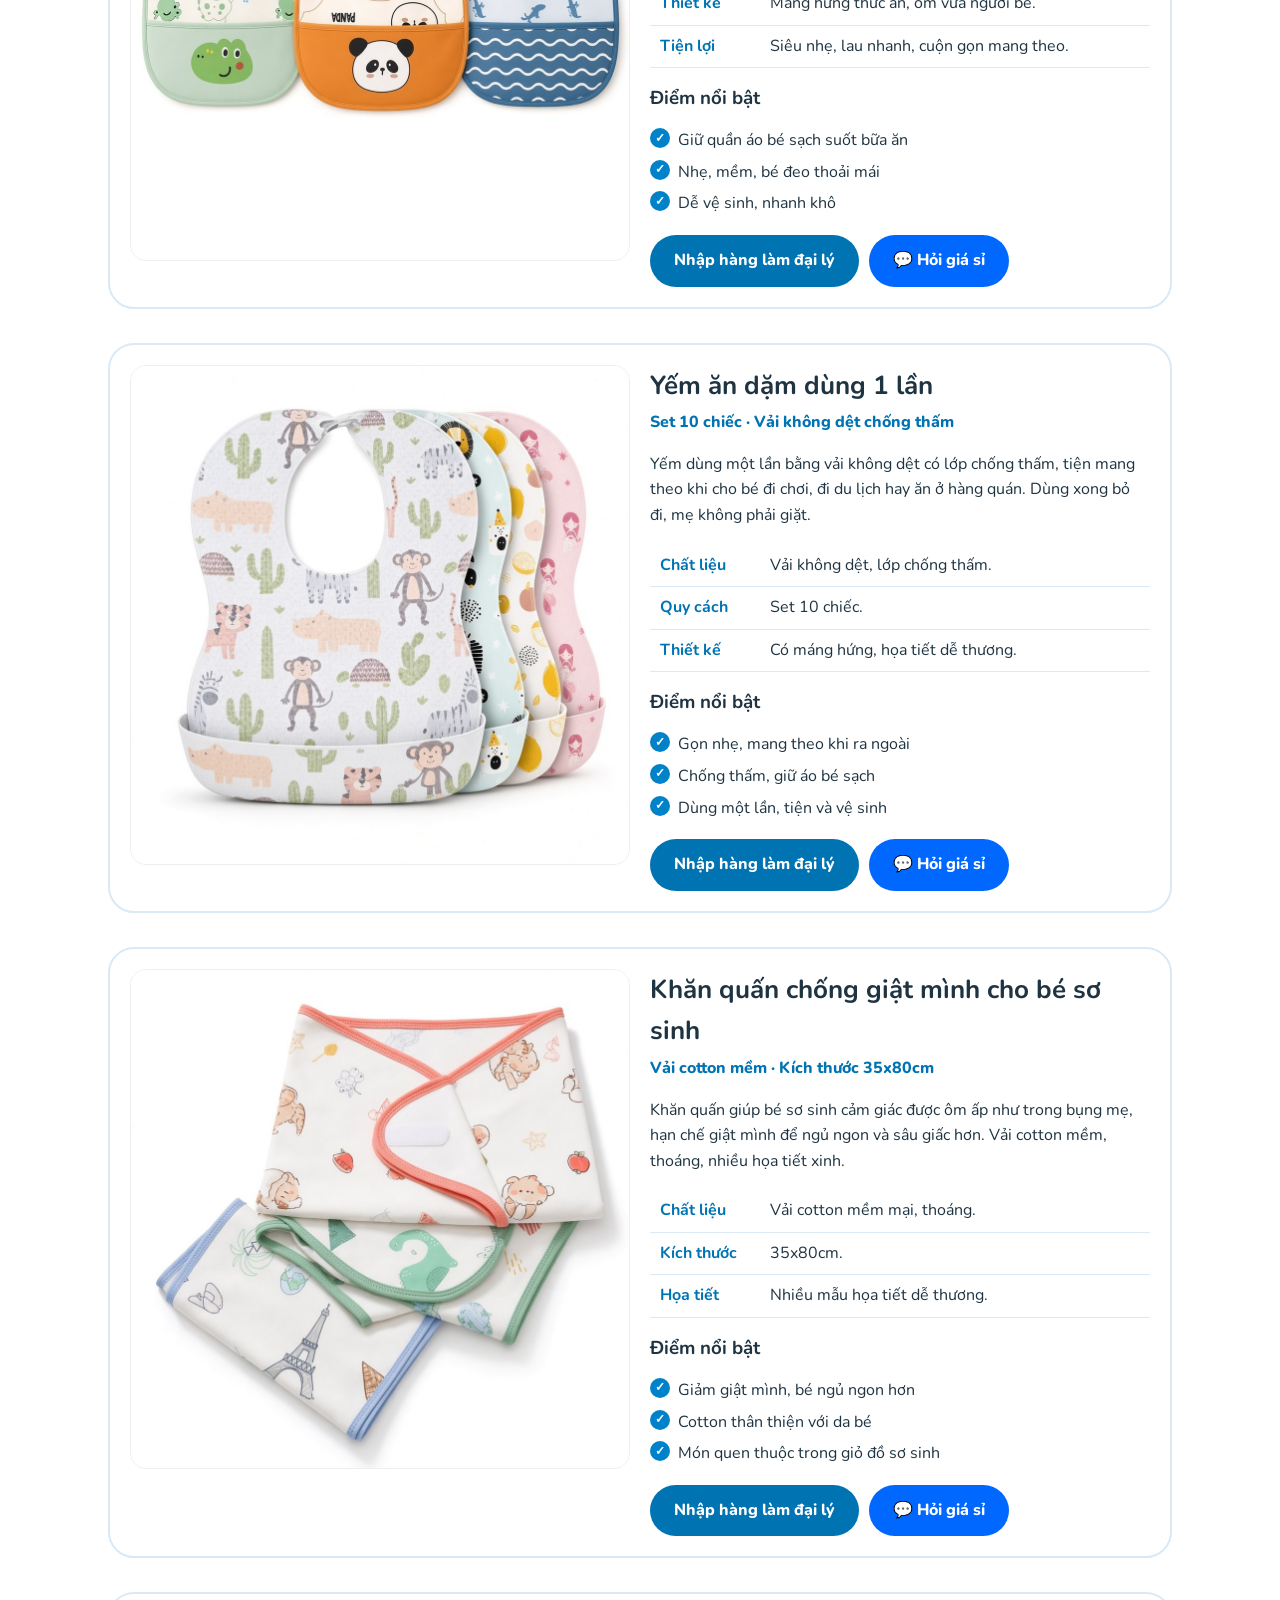
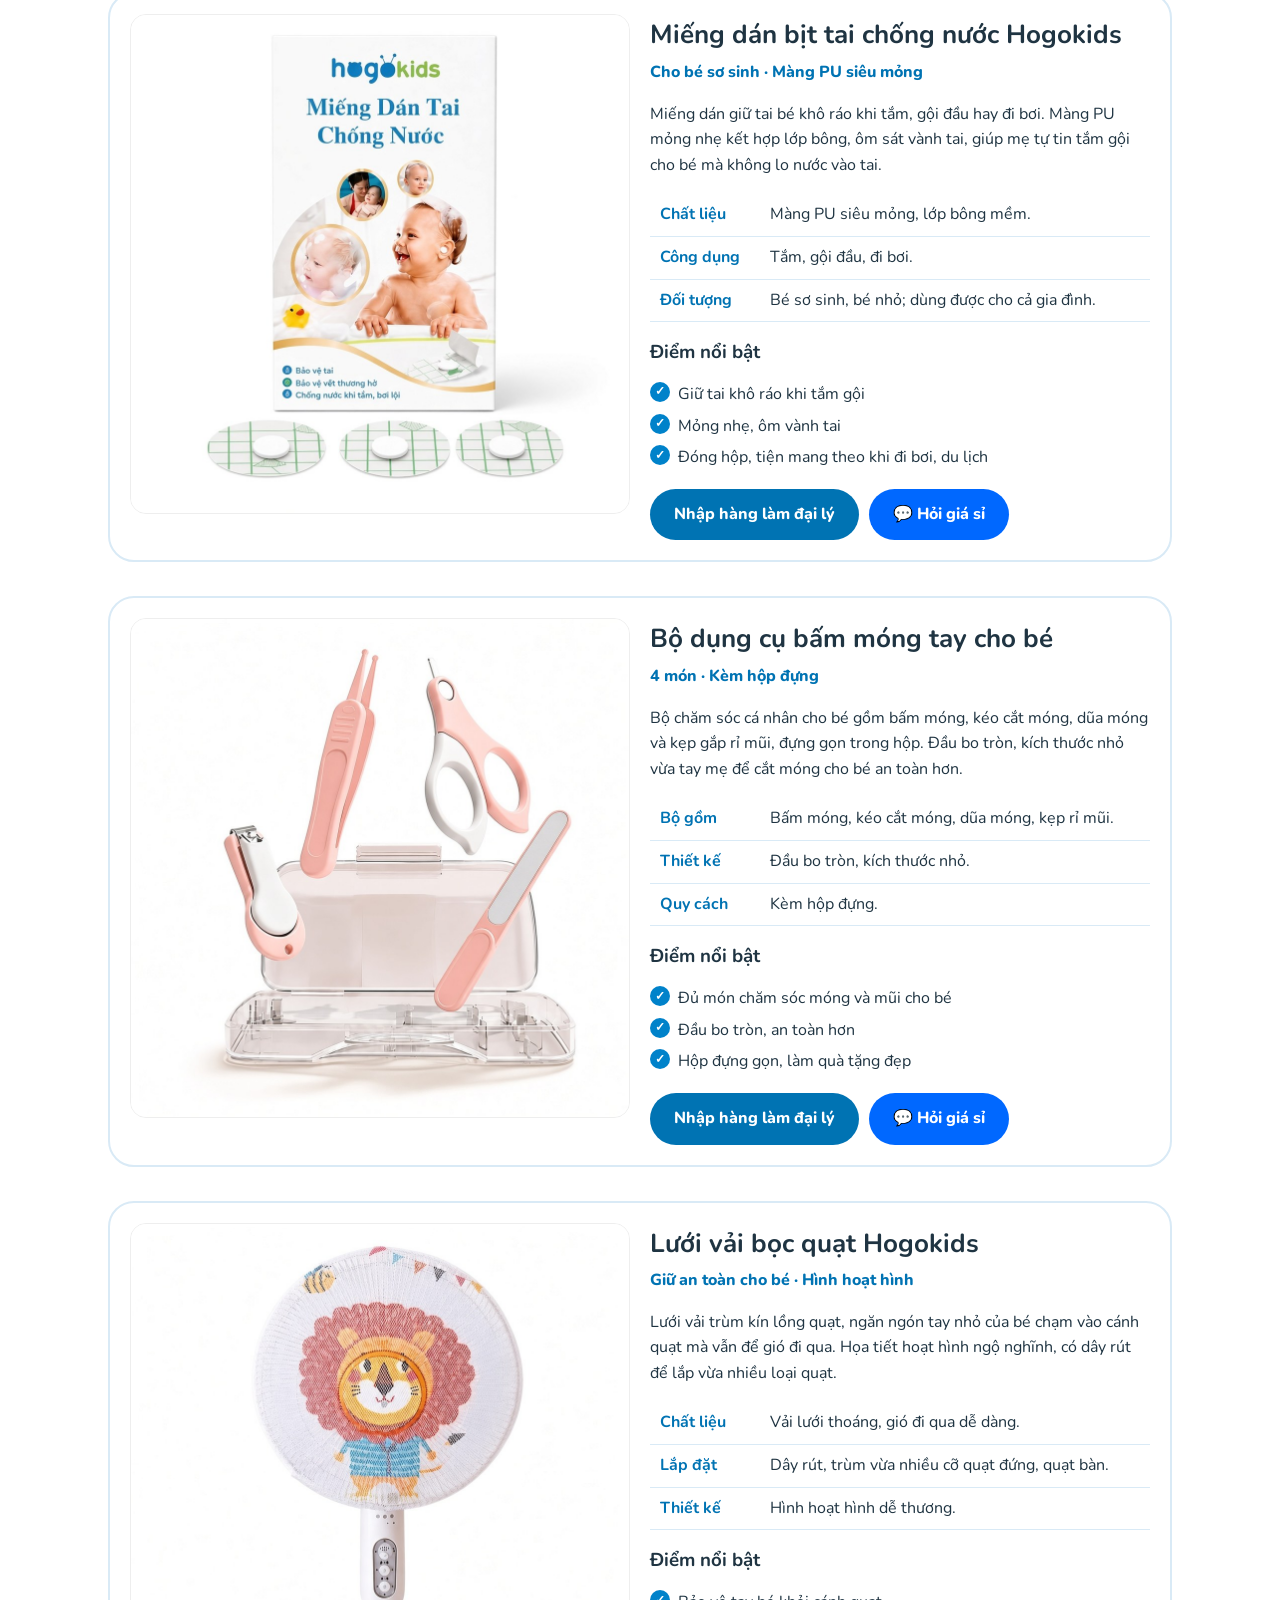
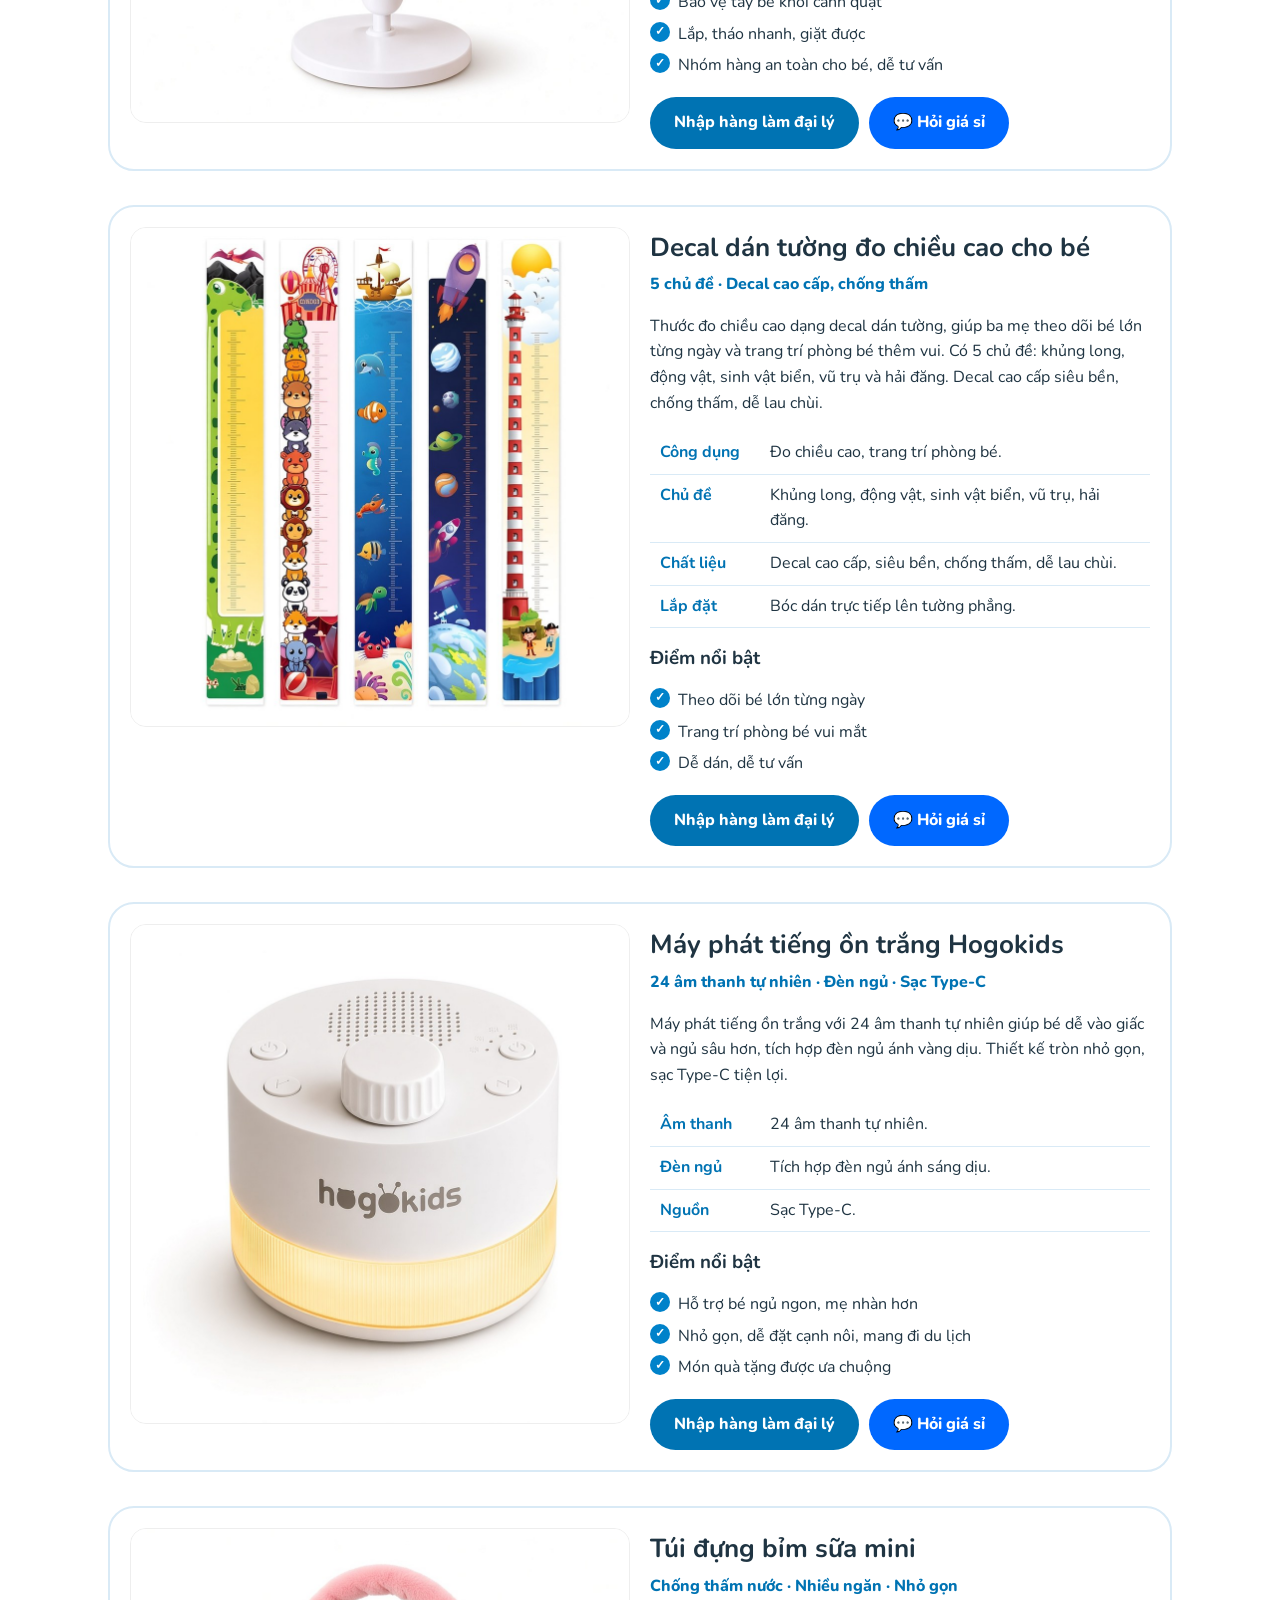
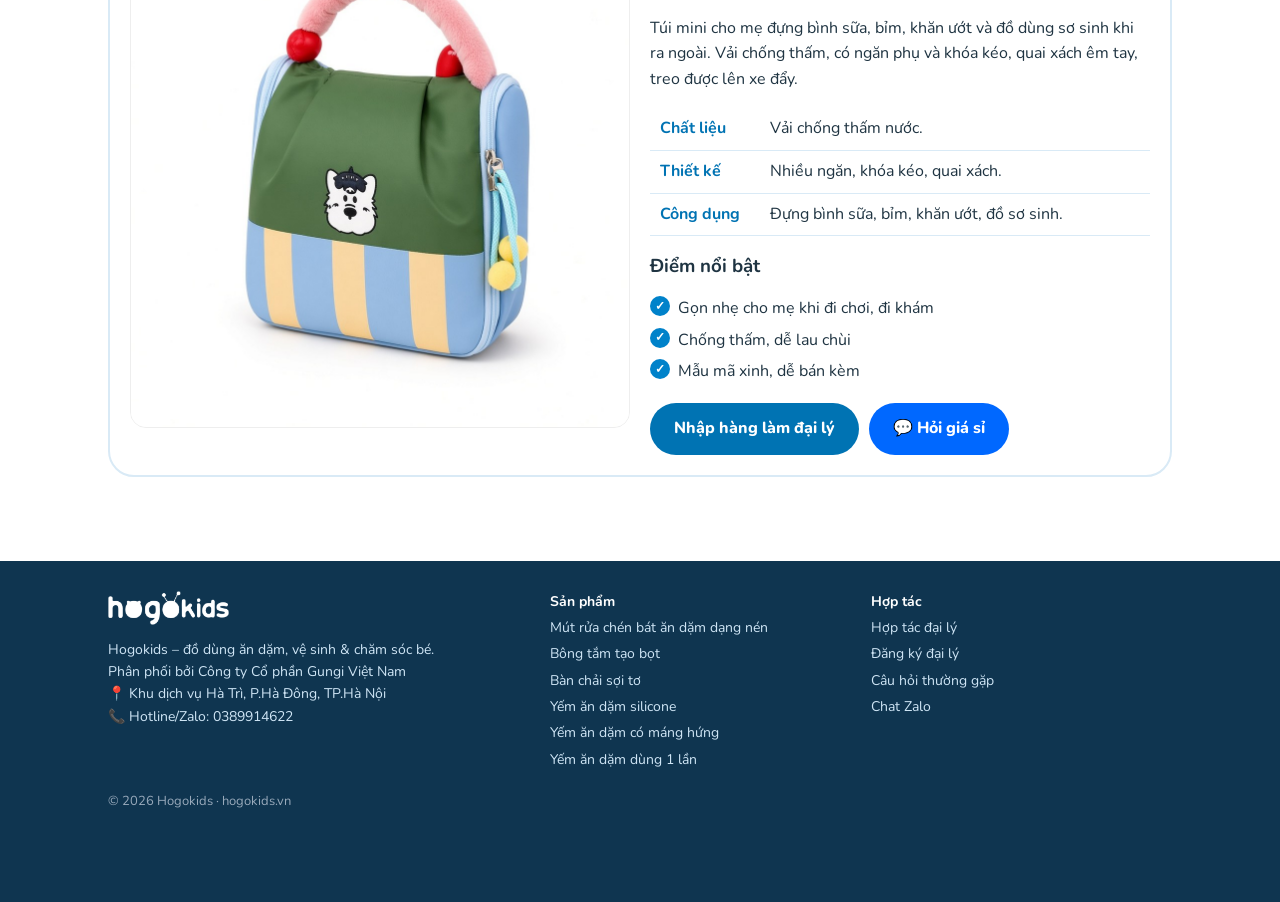
<file: san-pham.html>
<!doctype html><html lang="vi"><head><meta charset="utf-8"><meta name="viewport" content="width=device-width,initial-scale=1"><link rel="icon" type="image/png" href="img/favicon.png">
<title>Sản phẩm | Hogokids – Đồ dùng mẹ & bé</title><meta name="description" content="Hogokids – đồ dùng ăn dặm, vệ sinh và chăm sóc bé. Tuyển đại lý, shop mẹ bé toàn quốc: chiết khấu hấp dẫn, hàng sẵn kho, hỗ trợ hình ảnh bán hàng."><meta property="og:image" content="https://hogokids.vn/img/p_hero.jpg">
<link rel="preconnect" href="https://fonts.googleapis.com"><link href="https://fonts.googleapis.com/css2?family=Nunito:wght@400;600;800;900&display=swap" rel="stylesheet"><link rel="stylesheet" href="style.css"></head><body>
<header><div class="wrap hd"><a class="logo" href="index.html"><img src="img/logo.png" alt="Hogokids" width="146" height="40"></a><button class="mb" onclick="document.body.classList.toggle('open')" aria-label="Menu">☰</button><nav><a href="index.html">Trang chủ</a><a href="ve-hogokids.html">Về Hogokids</a><a href="san-pham.html" class=on>Sản phẩm</a><a href="chinh-sach-dai-ly.html">Hợp tác đại lý</a><a href="lien-he.html">Liên hệ</a><a class="nb" href="dang-ky.html">Đăng ký đại lý</a></nav></div></header>
<main><section class="wrap pg"><span class="tag">Sản phẩm</span><h1>Sản phẩm Hogokids</h1><p class="lead l">Các mã hàng bán chạy nhất của Hogokids, dễ trưng bày, dễ bán online. Liên hệ để nhận báo giá sỉ, catalog và bộ ảnh bán hàng.</p><div class="pnav"><a href=#mut-rua>Mút rửa chén bát ăn dặm dạng nén</a><a href=#bong-tam>Bông tắm tạo bọt</a><a href=#ban-chai>Bàn chải sợi tơ</a><a href=#yem-silicone>Yếm ăn dặm silicone</a><a href=#yem-mang>Yếm ăn dặm có máng hứng</a><a href=#yem-1-lan>Yếm ăn dặm dùng 1 lần</a><a href=#khan-quan>Khăn quấn chống giật mình</a><a href=#dan-tai>Miếng dán bịt tai chống nước</a><a href=#bam-mong>Bộ dụng cụ bấm móng tay</a><a href=#luoi-quat>Lưới vải bọc quạt</a><a href=#decal>Decal dán tường đo chiều cao</a><a href=#may-on-trang>Máy phát tiếng ồn trắng</a><a href=#tui-bim>Túi đựng bỉm sữa mini</a></div><article class="pd" id="mut-rua"><div class="gal"><img src="img/p_mut-rua.jpg" alt="Mút rửa chén bát ăn dặm dạng nén Hogokids" loading="lazy"></div><div><h2>Mút rửa chén bát ăn dặm dạng nén Hogokids</h2><p class="sub">Bột gỗ tự nhiên · Nén mỏng, nở khi gặp nước</p><p>Miếng mút dạng nén làm từ bột gỗ tự nhiên, nở mềm ngay khi gặp nước. Mẹ dùng rửa bát, cốc, đồ ăn dặm của bé hằng ngày, mặt mút mềm nên không làm xước đồ dùng. In hình hoạt hình đáng yêu, đóng gói nhỏ gọn.</p><table class="spec"><tr><th>Chất liệu</th><td>Bột gỗ tự nhiên dạng nén.</td></tr><tr><th>Công dụng</th><td>Rửa bát, cốc, nồi, đồ dùng ăn dặm của bé.</td></tr><tr><th>Thiết kế</th><td>Hình hoạt hình dễ thương, nhiều mẫu.</td></tr></table><h3>Điểm nổi bật</h3><ul class="chk"><li>Nén mỏng, gọn, nở mềm khi gặp nước</li><li>Mềm, không làm trầy xước đồ dùng của bé</li><li>Giá trị nhỏ, khách mua theo combo và quay lại thường xuyên</li></ul><div class="btns"><a class="btn" href="dang-ky.html">Nhập hàng làm đại lý</a><a class="btn z" href="https://zalo.me/0389914622">💬 Hỏi giá sỉ</a></div></div></article><article class="pd" id="bong-tam"><div class="gal"><img src="img/p_bong-tam.jpg" alt="Bông tắm tạo bọt cho bé" loading="lazy"></div><div><h2>Bông tắm tạo bọt cho bé</h2><p class="sub">Mút bọt biển mềm mại · Hình bàn chân xinh xắn</p><p>Bông tắm bọt biển mềm, tạo bọt nhanh với lượng sữa tắm ít, giúp mẹ tắm cho bé nhẹ nhàng mà sạch. Hình bàn chân ngộ nghĩnh, nhiều màu, bé cầm chơi cũng thích.</p><table class="spec"><tr><th>Chất liệu</th><td>Mút bọt biển mềm mại.</td></tr><tr><th>Công dụng</th><td>Tắm, lau người cho bé hằng ngày.</td></tr><tr><th>Thiết kế</th><td>Hình bàn chân, nhiều màu.</td></tr></table><h3>Điểm nổi bật</h3><ul class="chk"><li>Êm với làn da mỏng của bé</li><li>Tạo bọt nhanh, tiết kiệm sữa tắm</li><li>Nhanh khô, dễ vệ sinh</li></ul><div class="btns"><a class="btn" href="dang-ky.html">Nhập hàng làm đại lý</a><a class="btn z" href="https://zalo.me/0389914622">💬 Hỏi giá sỉ</a></div></div></article><article class="pd" id="ban-chai"><div class="gal"><img src="img/p_ban-chai.jpg" alt="Bàn chải sợi tơ Hogokids cho bé từ 1 tuổi" loading="lazy"></div><div><h2>Bàn chải sợi tơ Hogokids cho bé từ 1 tuổi</h2><p class="sub">Có hộp đựng · Bán lẻ và combo 2 / combo 3</p><p>Bàn chải với khoảng 10.000 sợi tơ siêu mềm, giúp bé làm quen việc đánh răng nhẹ nhàng mà không đau nướu. Đầu chải nhỏ vừa khoang miệng, tay cầm màu sắc vui mắt, có hộp đựng giữ bàn chải sạch sẽ. Có bán lẻ từng chiếc và combo nhiều màu.</p><table class="spec"><tr><th>Lông chải</th><td>Khoảng 10.000 sợi tơ siêu mềm.</td></tr><tr><th>Độ tuổi</th><td>Bé từ 1 tuổi.</td></tr><tr><th>Quy cách</th><td>Lẻ 1 chiếc, combo 2 hoặc combo 3, kèm hộp đựng.</td></tr></table><h3>Điểm nổi bật</h3><ul class="chk"><li>Sợi tơ mềm, êm với nướu và men răng non</li><li>Có hộp đựng, vệ sinh và mang theo tiện lợi</li><li>Bán lẻ và theo combo, tăng giá trị mỗi đơn</li></ul><div class="btns"><a class="btn" href="dang-ky.html">Nhập hàng làm đại lý</a><a class="btn z" href="https://zalo.me/0389914622">💬 Hỏi giá sỉ</a></div></div></article><article class="pd" id="yem-silicone"><div class="gal"><img src="img/p_yem-silicone.jpg" alt="Yếm ăn dặm silicone" loading="lazy"></div><div><h2>Yếm ăn dặm silicone</h2><p class="sub">Silicone dẻo · Có máng hứng · Siêu nhẹ</p><p>Yếm silicone dẻo, nhẹ, có máng hứng thức ăn rơi vãi. Chỉ cần rửa nhanh dưới vòi nước là sạch, khô ngay, phù hợp cho bé ăn dặm hằng ngày.</p><table class="spec"><tr><th>Chất liệu</th><td>Silicone dẻo, mềm.</td></tr><tr><th>Thiết kế</th><td>Máng hứng thức ăn, khuy cài điều chỉnh cỡ cổ.</td></tr><tr><th>Màu sắc</th><td>Nhiều màu pastel.</td></tr></table><h3>Điểm nổi bật</h3><ul class="chk"><li>Chống thấm tuyệt đối, rửa nhanh khô</li><li>Mềm, nhẹ, bé đeo thoải mái</li><li>Bền, dùng được lâu dài</li></ul><div class="btns"><a class="btn" href="dang-ky.html">Nhập hàng làm đại lý</a><a class="btn z" href="https://zalo.me/0389914622">💬 Hỏi giá sỉ</a></div></div></article><article class="pd" id="yem-mang"><div class="gal"><img src="img/p_yem-mang.jpg" alt="Yếm ăn dặm Hogokids có máng hứng" loading="lazy"></div><div><h2>Yếm ăn dặm Hogokids có máng hứng</h2><p class="sub">Vải chống thấm · Chống bám bẩn · Siêu nhẹ</p><p>Yếm ăn dặm chống thấm với máng hứng sâu và rộng, hạn chế rơi vãi thức ăn trong mỗi bữa. Chất liệu polyester nhẹ, dễ lau rửa, cuộn gọn mang theo khi đi chơi.</p><table class="spec"><tr><th>Chất liệu</th><td>Vải polyester chống thấm, chống bám bẩn.</td></tr><tr><th>Thiết kế</th><td>Máng hứng thức ăn, ôm vừa người bé.</td></tr><tr><th>Tiện lợi</th><td>Siêu nhẹ, lau nhanh, cuộn gọn mang theo.</td></tr></table><h3>Điểm nổi bật</h3><ul class="chk"><li>Giữ quần áo bé sạch suốt bữa ăn</li><li>Nhẹ, mềm, bé đeo thoải mái</li><li>Dễ vệ sinh, nhanh khô</li></ul><div class="btns"><a class="btn" href="dang-ky.html">Nhập hàng làm đại lý</a><a class="btn z" href="https://zalo.me/0389914622">💬 Hỏi giá sỉ</a></div></div></article><article class="pd" id="yem-1-lan"><div class="gal"><img src="img/p_yem-1-lan.jpg" alt="Yếm ăn dặm dùng 1 lần" loading="lazy"></div><div><h2>Yếm ăn dặm dùng 1 lần</h2><p class="sub">Set 10 chiếc · Vải không dệt chống thấm</p><p>Yếm dùng một lần bằng vải không dệt có lớp chống thấm, tiện mang theo khi cho bé đi chơi, đi du lịch hay ăn ở hàng quán. Dùng xong bỏ đi, mẹ không phải giặt.</p><table class="spec"><tr><th>Chất liệu</th><td>Vải không dệt, lớp chống thấm.</td></tr><tr><th>Quy cách</th><td>Set 10 chiếc.</td></tr><tr><th>Thiết kế</th><td>Có máng hứng, họa tiết dễ thương.</td></tr></table><h3>Điểm nổi bật</h3><ul class="chk"><li>Gọn nhẹ, mang theo khi ra ngoài</li><li>Chống thấm, giữ áo bé sạch</li><li>Dùng một lần, tiện và vệ sinh</li></ul><div class="btns"><a class="btn" href="dang-ky.html">Nhập hàng làm đại lý</a><a class="btn z" href="https://zalo.me/0389914622">💬 Hỏi giá sỉ</a></div></div></article><article class="pd" id="khan-quan"><div class="gal"><img src="img/p_khan-quan.jpg" alt="Khăn quấn chống giật mình cho bé sơ sinh" loading="lazy"></div><div><h2>Khăn quấn chống giật mình cho bé sơ sinh</h2><p class="sub">Vải cotton mềm · Kích thước 35x80cm</p><p>Khăn quấn giúp bé sơ sinh cảm giác được ôm ấp như trong bụng mẹ, hạn chế giật mình để ngủ ngon và sâu giấc hơn. Vải cotton mềm, thoáng, nhiều họa tiết xinh.</p><table class="spec"><tr><th>Chất liệu</th><td>Vải cotton mềm mại, thoáng.</td></tr><tr><th>Kích thước</th><td>35x80cm.</td></tr><tr><th>Họa tiết</th><td>Nhiều mẫu họa tiết dễ thương.</td></tr></table><h3>Điểm nổi bật</h3><ul class="chk"><li>Giảm giật mình, bé ngủ ngon hơn</li><li>Cotton thân thiện với da bé</li><li>Món quen thuộc trong giỏ đồ sơ sinh</li></ul><div class="btns"><a class="btn" href="dang-ky.html">Nhập hàng làm đại lý</a><a class="btn z" href="https://zalo.me/0389914622">💬 Hỏi giá sỉ</a></div></div></article><article class="pd" id="dan-tai"><div class="gal"><img src="img/p_dan-tai.jpg" alt="Miếng dán bịt tai chống nước Hogokids" loading="lazy"></div><div><h2>Miếng dán bịt tai chống nước Hogokids</h2><p class="sub">Cho bé sơ sinh · Màng PU siêu mỏng</p><p>Miếng dán giữ tai bé khô ráo khi tắm, gội đầu hay đi bơi. Màng PU mỏng nhẹ kết hợp lớp bông, ôm sát vành tai, giúp mẹ tự tin tắm gội cho bé mà không lo nước vào tai.</p><table class="spec"><tr><th>Chất liệu</th><td>Màng PU siêu mỏng, lớp bông mềm.</td></tr><tr><th>Công dụng</th><td>Tắm, gội đầu, đi bơi.</td></tr><tr><th>Đối tượng</th><td>Bé sơ sinh, bé nhỏ; dùng được cho cả gia đình.</td></tr></table><h3>Điểm nổi bật</h3><ul class="chk"><li>Giữ tai khô ráo khi tắm gội</li><li>Mỏng nhẹ, ôm vành tai</li><li>Đóng hộp, tiện mang theo khi đi bơi, du lịch</li></ul><div class="btns"><a class="btn" href="dang-ky.html">Nhập hàng làm đại lý</a><a class="btn z" href="https://zalo.me/0389914622">💬 Hỏi giá sỉ</a></div></div></article><article class="pd" id="bam-mong"><div class="gal"><img src="img/p_bam-mong.jpg" alt="Bộ dụng cụ bấm móng tay cho bé" loading="lazy"></div><div><h2>Bộ dụng cụ bấm móng tay cho bé</h2><p class="sub">4 món · Kèm hộp đựng</p><p>Bộ chăm sóc cá nhân cho bé gồm bấm móng, kéo cắt móng, dũa móng và kẹp gắp rỉ mũi, đựng gọn trong hộp. Đầu bo tròn, kích thước nhỏ vừa tay mẹ để cắt móng cho bé an toàn hơn.</p><table class="spec"><tr><th>Bộ gồm</th><td>Bấm móng, kéo cắt móng, dũa móng, kẹp rỉ mũi.</td></tr><tr><th>Thiết kế</th><td>Đầu bo tròn, kích thước nhỏ.</td></tr><tr><th>Quy cách</th><td>Kèm hộp đựng.</td></tr></table><h3>Điểm nổi bật</h3><ul class="chk"><li>Đủ món chăm sóc móng và mũi cho bé</li><li>Đầu bo tròn, an toàn hơn</li><li>Hộp đựng gọn, làm quà tặng đẹp</li></ul><div class="btns"><a class="btn" href="dang-ky.html">Nhập hàng làm đại lý</a><a class="btn z" href="https://zalo.me/0389914622">💬 Hỏi giá sỉ</a></div></div></article><article class="pd" id="luoi-quat"><div class="gal"><img src="img/p_luoi-quat.jpg" alt="Lưới vải bọc quạt Hogokids" loading="lazy"></div><div><h2>Lưới vải bọc quạt Hogokids</h2><p class="sub">Giữ an toàn cho bé · Hình hoạt hình</p><p>Lưới vải trùm kín lồng quạt, ngăn ngón tay nhỏ của bé chạm vào cánh quạt mà vẫn để gió đi qua. Họa tiết hoạt hình ngộ nghĩnh, có dây rút để lắp vừa nhiều loại quạt.</p><table class="spec"><tr><th>Chất liệu</th><td>Vải lưới thoáng, gió đi qua dễ dàng.</td></tr><tr><th>Lắp đặt</th><td>Dây rút, trùm vừa nhiều cỡ quạt đứng, quạt bàn.</td></tr><tr><th>Thiết kế</th><td>Hình hoạt hình dễ thương.</td></tr></table><h3>Điểm nổi bật</h3><ul class="chk"><li>Bảo vệ tay bé khỏi cánh quạt</li><li>Lắp, tháo nhanh, giặt được</li><li>Nhóm hàng an toàn cho bé, dễ tư vấn</li></ul><div class="btns"><a class="btn" href="dang-ky.html">Nhập hàng làm đại lý</a><a class="btn z" href="https://zalo.me/0389914622">💬 Hỏi giá sỉ</a></div></div></article><article class="pd" id="decal"><div class="gal"><img src="img/p_decal.jpg" alt="Decal dán tường đo chiều cao cho bé" loading="lazy"></div><div><h2>Decal dán tường đo chiều cao cho bé</h2><p class="sub">5 chủ đề · Decal cao cấp, chống thấm</p><p>Thước đo chiều cao dạng decal dán tường, giúp ba mẹ theo dõi bé lớn từng ngày và trang trí phòng bé thêm vui. Có 5 chủ đề: khủng long, động vật, sinh vật biển, vũ trụ và hải đăng. Decal cao cấp siêu bền, chống thấm, dễ lau chùi.</p><table class="spec"><tr><th>Công dụng</th><td>Đo chiều cao, trang trí phòng bé.</td></tr><tr><th>Chủ đề</th><td>Khủng long, động vật, sinh vật biển, vũ trụ, hải đăng.</td></tr><tr><th>Chất liệu</th><td>Decal cao cấp, siêu bền, chống thấm, dễ lau chùi.</td></tr><tr><th>Lắp đặt</th><td>Bóc dán trực tiếp lên tường phẳng.</td></tr></table><h3>Điểm nổi bật</h3><ul class="chk"><li>Theo dõi bé lớn từng ngày</li><li>Trang trí phòng bé vui mắt</li><li>Dễ dán, dễ tư vấn</li></ul><div class="btns"><a class="btn" href="dang-ky.html">Nhập hàng làm đại lý</a><a class="btn z" href="https://zalo.me/0389914622">💬 Hỏi giá sỉ</a></div></div></article><article class="pd" id="may-on-trang"><div class="gal"><img src="img/p_may-on-trang.jpg" alt="Máy phát tiếng ồn trắng Hogokids" loading="lazy"></div><div><h2>Máy phát tiếng ồn trắng Hogokids</h2><p class="sub">24 âm thanh tự nhiên · Đèn ngủ · Sạc Type-C</p><p>Máy phát tiếng ồn trắng với 24 âm thanh tự nhiên giúp bé dễ vào giấc và ngủ sâu hơn, tích hợp đèn ngủ ánh vàng dịu. Thiết kế tròn nhỏ gọn, sạc Type-C tiện lợi.</p><table class="spec"><tr><th>Âm thanh</th><td>24 âm thanh tự nhiên.</td></tr><tr><th>Đèn ngủ</th><td>Tích hợp đèn ngủ ánh sáng dịu.</td></tr><tr><th>Nguồn</th><td>Sạc Type-C.</td></tr></table><h3>Điểm nổi bật</h3><ul class="chk"><li>Hỗ trợ bé ngủ ngon, mẹ nhàn hơn</li><li>Nhỏ gọn, dễ đặt cạnh nôi, mang đi du lịch</li><li>Món quà tặng được ưa chuộng</li></ul><div class="btns"><a class="btn" href="dang-ky.html">Nhập hàng làm đại lý</a><a class="btn z" href="https://zalo.me/0389914622">💬 Hỏi giá sỉ</a></div></div></article><article class="pd" id="tui-bim"><div class="gal"><img src="img/p_tui-bim.jpg" alt="Túi đựng bỉm sữa mini" loading="lazy"></div><div><h2>Túi đựng bỉm sữa mini</h2><p class="sub">Chống thấm nước · Nhiều ngăn · Nhỏ gọn</p><p>Túi mini cho mẹ đựng bình sữa, bỉm, khăn ướt và đồ dùng sơ sinh khi ra ngoài. Vải chống thấm, có ngăn phụ và khóa kéo, quai xách êm tay, treo được lên xe đẩy.</p><table class="spec"><tr><th>Chất liệu</th><td>Vải chống thấm nước.</td></tr><tr><th>Thiết kế</th><td>Nhiều ngăn, khóa kéo, quai xách.</td></tr><tr><th>Công dụng</th><td>Đựng bình sữa, bỉm, khăn ướt, đồ sơ sinh.</td></tr></table><h3>Điểm nổi bật</h3><ul class="chk"><li>Gọn nhẹ cho mẹ khi đi chơi, đi khám</li><li>Chống thấm, dễ lau chùi</li><li>Mẫu mã xinh, dễ bán kèm</li></ul><div class="btns"><a class="btn" href="dang-ky.html">Nhập hàng làm đại lý</a><a class="btn z" href="https://zalo.me/0389914622">💬 Hỏi giá sỉ</a></div></div></article></section>
<footer><div class="wrap fg"><div><b class="logo"><img src="img/logo_white.png" alt="Hogokids" width="146" height="40"></b><p>Hogokids – đồ dùng ăn dặm, vệ sinh & chăm sóc bé.<br>Phân phối bởi Công ty Cổ phần Gungi Việt Nam<br>📍 Khu dịch vụ Hà Trì, P.Hà Đông, TP.Hà Nội<br>📞 Hotline/Zalo: <a href="tel:0389914622" style="display:inline">0389914622</a></p></div><div><b>Sản phẩm</b><a href="san-pham.html#mut-rua">Mút rửa chén bát ăn dặm dạng nén</a><a href="san-pham.html#bong-tam">Bông tắm tạo bọt</a><a href="san-pham.html#ban-chai">Bàn chải sợi tơ</a><a href="san-pham.html#yem-silicone">Yếm ăn dặm silicone</a><a href="san-pham.html#yem-mang">Yếm ăn dặm có máng hứng</a><a href="san-pham.html#yem-1-lan">Yếm ăn dặm dùng 1 lần</a></div><div><b>Hợp tác</b><a href="chinh-sach-dai-ly.html">Hợp tác đại lý</a><a href="dang-ky.html">Đăng ký đại lý</a><a href="index.html#faq">Câu hỏi thường gặp</a><a href="https://zalo.me/0389914622">Chat Zalo</a></div></div><p class="wrap s">© 2026 Hogokids · hogokids.vn</p></footer><a class="fz" href="https://zalo.me/0389914622" aria-label="Chat Zalo">Zalo</a></body></html>
</file>
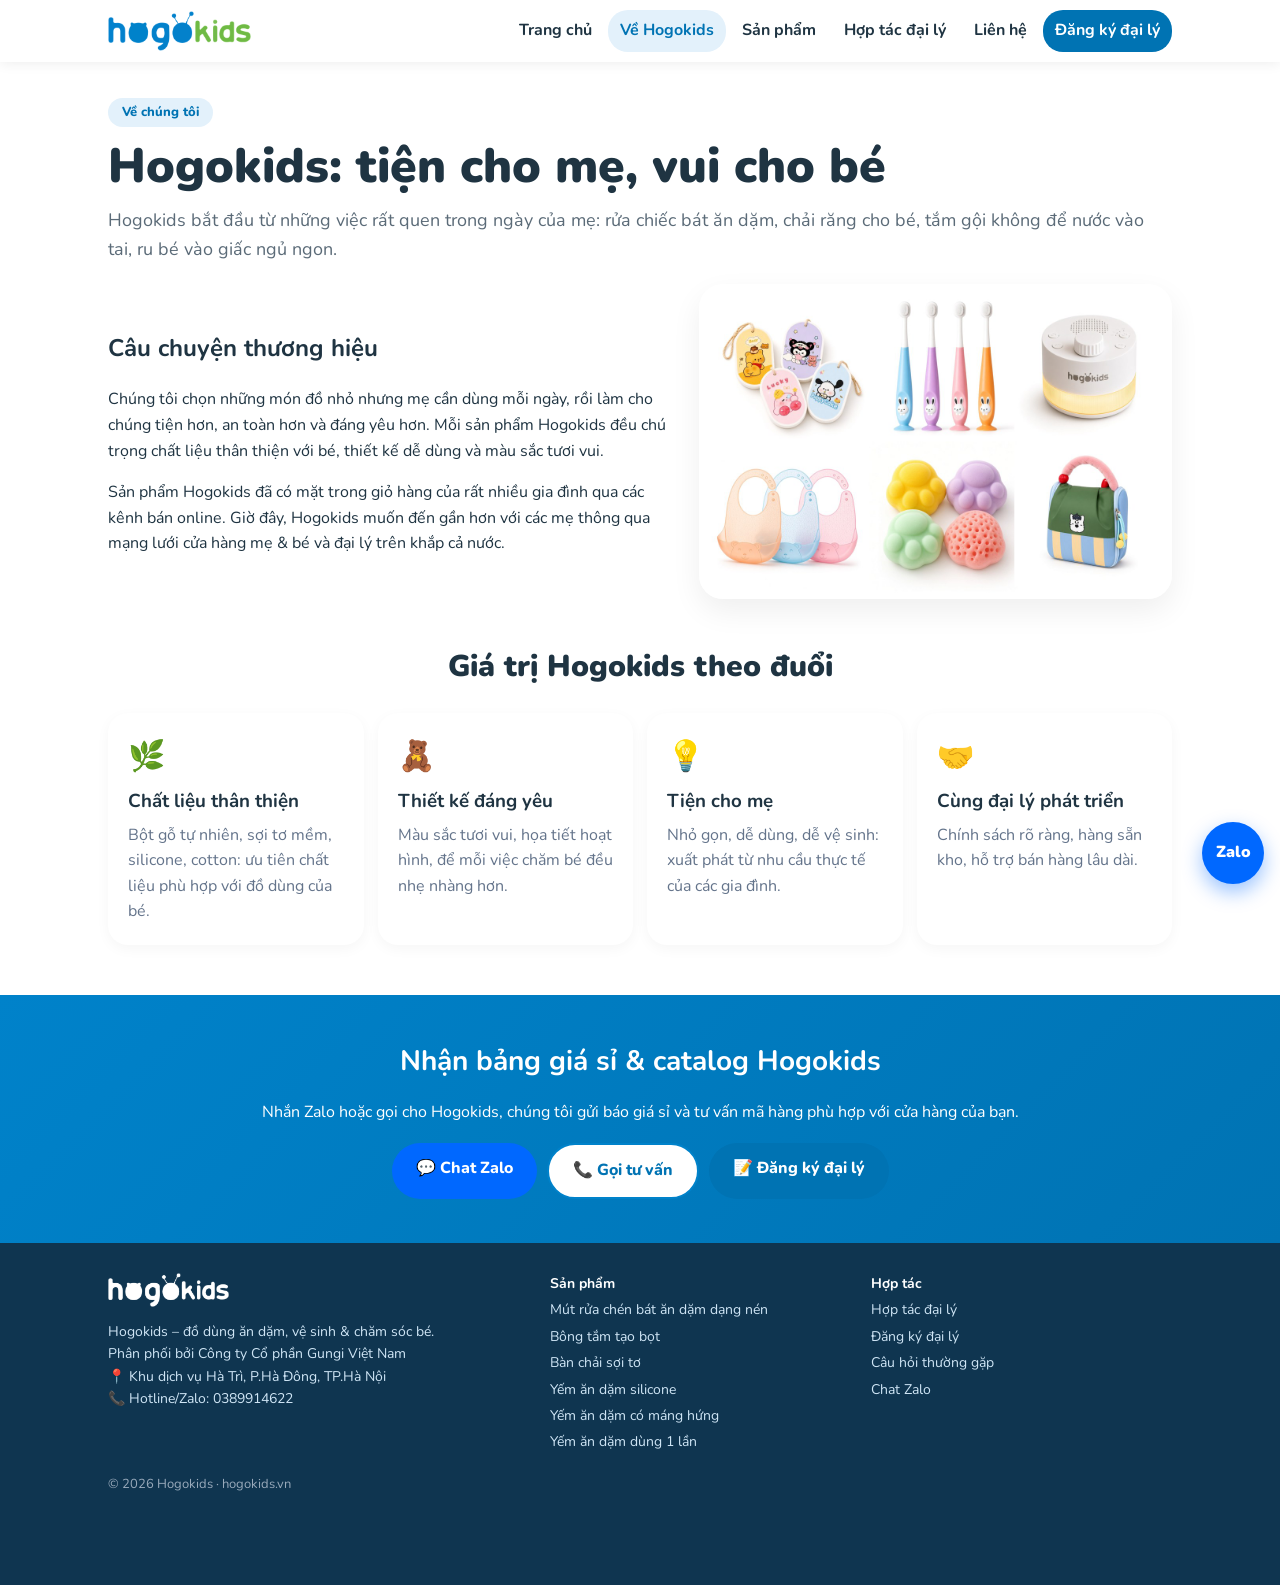
<file: ve-hogokids.html>
<!doctype html><html lang="vi"><head><meta charset="utf-8"><meta name="viewport" content="width=device-width,initial-scale=1"><link rel="icon" type="image/png" href="img/favicon.png">
<title>Về Hogokids | Hogokids – Đồ dùng mẹ & bé</title><meta name="description" content="Hogokids – đồ dùng ăn dặm, vệ sinh và chăm sóc bé. Tuyển đại lý, shop mẹ bé toàn quốc: chiết khấu hấp dẫn, hàng sẵn kho, hỗ trợ hình ảnh bán hàng."><meta property="og:image" content="https://hogokids.vn/img/p_hero.jpg">
<link rel="preconnect" href="https://fonts.googleapis.com"><link href="https://fonts.googleapis.com/css2?family=Nunito:wght@400;600;800;900&display=swap" rel="stylesheet"><link rel="stylesheet" href="style.css"></head><body>
<header><div class="wrap hd"><a class="logo" href="index.html"><img src="img/logo.png" alt="Hogokids" width="146" height="40"></a><button class="mb" onclick="document.body.classList.toggle('open')" aria-label="Menu">☰</button><nav><a href="index.html">Trang chủ</a><a href="ve-hogokids.html" class=on>Về Hogokids</a><a href="san-pham.html">Sản phẩm</a><a href="chinh-sach-dai-ly.html">Hợp tác đại lý</a><a href="lien-he.html">Liên hệ</a><a class="nb" href="dang-ky.html">Đăng ký đại lý</a></nav></div></header>
<main><section class="wrap pg"><span class="tag">Về chúng tôi</span><h1>Hogokids: tiện cho mẹ, vui cho bé</h1><p class="lead l">Hogokids bắt đầu từ những việc rất quen trong ngày của mẹ: rửa chiếc bát ăn dặm, chải răng cho bé, tắm gội không để nước vào tai, ru bé vào giấc ngủ ngon.</p>
<div class="two"><div><h2>Câu chuyện thương hiệu</h2><p>Chúng tôi chọn những món đồ nhỏ nhưng mẹ cần dùng mỗi ngày, rồi làm cho chúng tiện hơn, an toàn hơn và đáng yêu hơn. Mỗi sản phẩm Hogokids đều chú trọng chất liệu thân thiện với bé, thiết kế dễ dùng và màu sắc tươi vui.</p><p>Sản phẩm Hogokids đã có mặt trong giỏ hàng của rất nhiều gia đình qua các kênh bán online. Giờ đây, Hogokids muốn đến gần hơn với các mẹ thông qua mạng lưới cửa hàng mẹ & bé và đại lý trên khắp cả nước.</p></div><img src="img/p_hero.jpg" alt="Sản phẩm Hogokids" loading="lazy" class="rimg"></div>
<h2 class="t">Giá trị Hogokids theo đuổi</h2><div class="feat"><div><i>🌿</i><h3>Chất liệu thân thiện</h3><p>Bột gỗ tự nhiên, sợi tơ mềm, silicone, cotton: ưu tiên chất liệu phù hợp với đồ dùng của bé.</p></div><div><i>🧸</i><h3>Thiết kế đáng yêu</h3><p>Màu sắc tươi vui, họa tiết hoạt hình, để mỗi việc chăm bé đều nhẹ nhàng hơn.</p></div><div><i>💡</i><h3>Tiện cho mẹ</h3><p>Nhỏ gọn, dễ dùng, dễ vệ sinh: xuất phát từ nhu cầu thực tế của các gia đình.</p></div><div><i>🤝</i><h3>Cùng đại lý phát triển</h3><p>Chính sách rõ ràng, hàng sẵn kho, hỗ trợ bán hàng lâu dài.</p></div></div></section></main>
<section class="cta"><div class="wrap"><h2>Nhận bảng giá sỉ & catalog Hogokids</h2><p>Nhắn Zalo hoặc gọi cho Hogokids, chúng tôi gửi báo giá sỉ và tư vấn mã hàng phù hợp với cửa hàng của bạn.</p><div class="btns"><a class="btn z" href="https://zalo.me/0389914622">💬 Chat Zalo</a><a class="btn w" href="tel:0389914622">📞 Gọi tư vấn</a><a class="btn y" href="dang-ky.html">📝 Đăng ký đại lý</a></div></div></section>
<footer><div class="wrap fg"><div><b class="logo"><img src="img/logo_white.png" alt="Hogokids" width="146" height="40"></b><p>Hogokids – đồ dùng ăn dặm, vệ sinh & chăm sóc bé.<br>Phân phối bởi Công ty Cổ phần Gungi Việt Nam<br>📍 Khu dịch vụ Hà Trì, P.Hà Đông, TP.Hà Nội<br>📞 Hotline/Zalo: <a href="tel:0389914622" style="display:inline">0389914622</a></p></div><div><b>Sản phẩm</b><a href="san-pham.html#mut-rua">Mút rửa chén bát ăn dặm dạng nén</a><a href="san-pham.html#bong-tam">Bông tắm tạo bọt</a><a href="san-pham.html#ban-chai">Bàn chải sợi tơ</a><a href="san-pham.html#yem-silicone">Yếm ăn dặm silicone</a><a href="san-pham.html#yem-mang">Yếm ăn dặm có máng hứng</a><a href="san-pham.html#yem-1-lan">Yếm ăn dặm dùng 1 lần</a></div><div><b>Hợp tác</b><a href="chinh-sach-dai-ly.html">Hợp tác đại lý</a><a href="dang-ky.html">Đăng ký đại lý</a><a href="index.html#faq">Câu hỏi thường gặp</a><a href="https://zalo.me/0389914622">Chat Zalo</a></div></div><p class="wrap s">© 2026 Hogokids · hogokids.vn</p></footer><a class="fz" href="https://zalo.me/0389914622" aria-label="Chat Zalo">Zalo</a></body></html>
</file>
<file: style.css>
/* Màu thương hiệu: xanh dương #0082CA + nhấn #36a9e8 (xanh dương sáng) lấy từ logo Hogokids. Đổi 1 dòng này để đổi màu toàn site. */
:root{--brand:#0082ca;--m:var(--brand);--md:#0073b3;--y:#ffe08a;--bg:#f0f7fd;--g:#36a9e8;--ink:#1f3442}
*{box-sizing:border-box}body{margin:0;font-family:Nunito,sans-serif;color:var(--ink);background:#fff;line-height:1.6}
img{max-width:100%;height:auto;display:block}a{color:var(--md)}.wrap{max-width:1100px;margin:auto;padding:0 18px}
header{position:sticky;top:0;background:#fffe;backdrop-filter:blur(8px);z-index:9;box-shadow:0 2px 12px #0001}
.hd{display:flex;align-items:center;justify-content:space-between;height:62px}.logo{font-weight:900;font-size:30px;color:var(--md);text-decoration:none;letter-spacing:-1px}.logo span{color:var(--y)}
nav{display:flex;gap:4px}nav a{text-decoration:none;color:var(--ink);font-weight:700;padding:8px 12px;border-radius:20px}nav a.on,nav a:hover{background:#e3f1fb;color:var(--md)}
.mb{display:none;border:0;background:#e3f1fb;font-size:22px;border-radius:12px;padding:4px 12px;color:var(--md)}
@media(max-width:760px){.mb{display:block}nav{display:none;position:absolute;top:62px;left:0;right:0;background:#fff;flex-direction:column;padding:10px 18px;box-shadow:0 8px 16px #0001}.open nav{display:flex}}
.hero{background:linear-gradient(135deg,#e3f1fb,#fbf8ec);padding:40px 0}.hg{display:grid;gap:26px;align-items:center}@media(min-width:800px){.hg{grid-template-columns:1.1fr .9fr}}
h1{font-size:clamp(30px,6vw,48px);line-height:1.15;margin:12px 0;font-weight:900}h1 em{font-style:normal;color:var(--md);background:linear-gradient(transparent 60%,var(--y) 60%)}
.hi{border-radius:28px;box-shadow:0 16px 40px #0082ca33}.tag{display:inline-block;background:var(--y);padding:4px 14px;border-radius:20px;font-weight:800;font-size:13px}
.btns{display:flex;gap:10px;flex-wrap:wrap;margin-top:18px}.btn{display:inline-block;background:var(--md);color:#fff;text-decoration:none;font-weight:800;padding:13px 24px;border-radius:30px;border:0;font-size:16px;cursor:pointer;font-family:inherit}.btn.w{background:#fff;color:var(--md);border:2px solid var(--m)}.btn.z{background:#0068ff}
.t{text-align:center;font-size:30px;font-weight:900;margin:44px 0 22px}.grid{display:grid;grid-template-columns:repeat(2,1fr);gap:14px}@media(min-width:800px){.grid{grid-template-columns:repeat(4,1fr)}}
.card{background:#fff;border-radius:22px;overflow:hidden;box-shadow:0 6px 20px #0000000f;text-decoration:none;color:var(--ink);transition:.2s}.card:hover{transform:translateY(-4px)}.card h3{margin:10px 12px 0;font-size:16px}.card p{margin:2px 12px 14px;font-size:13px;color:#64748b}
.soft{background:var(--bg);padding:10px 0 40px;margin-top:40px}.feat{display:grid;grid-template-columns:1fr;gap:14px}@media(min-width:560px){.feat{grid-template-columns:repeat(2,1fr)}}@media(min-width:900px){.feat{grid-template-columns:repeat(4,1fr)}}.feat div{background:#fff;border-radius:20px;padding:20px;box-shadow:0 4px 14px #0000000a}.feat i{font-style:normal;font-size:30px}.feat h3{margin:6px 0}.feat p{margin:0;color:#64748b}
.pg{padding:36px 18px 50px}.narrow{max-width:640px}.note{background:#fbf8ec;padding:12px 16px;border-radius:14px}
.pd{display:grid;gap:20px;margin:34px 0;padding:20px;border-radius:26px;background:var(--bg);scroll-margin-top:80px}@media(min-width:800px){.pd{grid-template-columns:1fr 1fr}}
.gal{display:grid;grid-template-columns:1fr 1fr;gap:8px}.gal img{border-radius:14px}.gal img:first-child{grid-column:span 2}.pd h2{margin:0;font-size:26px}.sub{color:var(--md);font-weight:800;margin:4px 0}.pd li{margin:4px 0}
.fm{display:grid;gap:12px;background:var(--bg);padding:22px;border-radius:24px}.fm label{font-weight:700;display:grid;gap:4px}.fm input,.fm select,.fm textarea{font:inherit;padding:12px 14px;border:2px solid #cfe5f5;border-radius:14px;background:#fff}.fm input:focus{outline:0;border-color:var(--m)}.s{font-size:13px;color:#7a8796}
.cl{display:grid;gap:12px}.cl a{display:grid;grid-template-columns:44px 1fr;align-items:center;background:var(--bg);padding:16px;border-radius:18px;text-decoration:none;color:var(--ink);font-size:24px}.cl b{font-size:16px}.cl span{grid-column:2;font-size:15px;color:#64748b}
.cta{background:linear-gradient(135deg,var(--m),var(--md));color:#fff;text-align:center;padding:44px 0}.cta h2{font-size:28px;margin:0}.cta .btns{justify-content:center}
footer{background:#0f3550;color:#cfe5f5;padding:30px 0 90px;font-size:14px}
.fz{position:fixed;right:16px;bottom:16px;width:62px;height:62px;border-radius:50%;background:#0068ff;color:#fff;font-weight:900;display:grid;place-items:center;text-decoration:none;box-shadow:0 8px 20px #0068ff66;z-index:10;animation:p 2s infinite}@keyframes p{50%{box-shadow:0 0 0 12px #0068ff22}}

.logo img{display:block;height:40px;width:auto}footer .logo img{height:34px;margin-bottom:8px}

.lead{text-align:center;max-width:720px;margin:-8px auto 24px;color:#5b6b78}.lead.l{text-align:left;margin:0 0 20px;max-width:none;font-size:18px}
.card img{aspect-ratio:1;object-fit:contain;background:#fff}.card span{display:block;margin:0 12px 14px;font-weight:800;color:var(--md);font-size:14px}
.hi{background:#fff}.chk{list-style:none;padding:0;margin:14px 0}.chk li{padding-left:28px;position:relative;margin:6px 0}.chk li:before{content:"✓";position:absolute;left:0;top:0;width:20px;height:20px;border-radius:50%;background:var(--m);color:#fff;font-size:12px;display:grid;place-items:center;font-weight:900}
.hero .chk{display:flex;flex-wrap:wrap;gap:4px 18px;font-weight:700;font-size:14px}
.steps{list-style:none;padding:0;display:grid;grid-template-columns:repeat(auto-fit,minmax(220px,1fr));gap:14px;counter-reset:s}.steps li{counter-increment:s;background:var(--bg);border-radius:20px;padding:22px 20px 18px}.steps li:before{content:counter(s);display:grid;place-items:center;width:40px;height:40px;border-radius:50%;background:var(--md);color:#fff;font-weight:900;font-size:20px;margin-bottom:8px}.steps p{margin:4px 0 0;color:#64748b}
.btns.c{justify-content:center;margin:24px 0}.btn.y{background:var(--y);color:var(--ink)}
.band{margin:44px 0 0;background:linear-gradient(135deg,#e3f1fb,#fbf8ec);border-radius:26px;padding:26px;display:flex;gap:18px;align-items:center;justify-content:space-between;flex-wrap:wrap}.band h2{margin:0 0 6px}.band p{margin:0;color:#5b6b78}
.faq{max-width:820px;margin:0 auto 40px}.faq details{background:#fff;border:2px solid #d9eaf6;border-radius:16px;margin:10px 0;padding:14px 18px}.faq summary{font-weight:800;cursor:pointer}.faq p{margin:8px 0 0;color:#5b6b78}
.pd{background:#fff;border:2px solid #d9eaf6}.gal{grid-template-columns:1fr 1fr;align-content:start}.gal img{border-radius:16px;border:1px solid #eee;aspect-ratio:1;object-fit:contain;background:#fff}.gal img:first-child{grid-column:span 2}.pd h3{margin:16px 0 4px}
.spec{width:100%;border-collapse:collapse;margin:12px 0}.spec th,.spec td{text-align:left;padding:8px 10px;border-bottom:1px solid #d9eaf6;vertical-align:top}.spec th{width:110px;color:var(--md)}
.pnav{display:flex;flex-wrap:wrap;gap:8px}.pnav a{background:#e3f1fb;padding:8px 14px;border-radius:20px;text-decoration:none;font-weight:700}
.two{display:grid;gap:24px;align-items:center}@media(min-width:800px){.two{grid-template-columns:1.2fr 1fr}}.rimg{border-radius:24px;box-shadow:0 12px 30px #0001}
nav a.nb{background:var(--md);color:#fff}nav a.nb:hover{background:var(--m);color:#fff}
.fg{display:grid;gap:20px}@media(min-width:760px){.fg{grid-template-columns:1.4fr 1fr 1fr}}.fg a{display:block;color:#cfe5f5;text-decoration:none;margin:4px 0}.fg b{color:#fff}footer .s{color:#9ab;padding-top:16px}

h1 em{color:var(--g)}.tag{background:#e3f1fb;color:#0073b3}.btn.y{background:var(--md);color:#fff}
</file>
